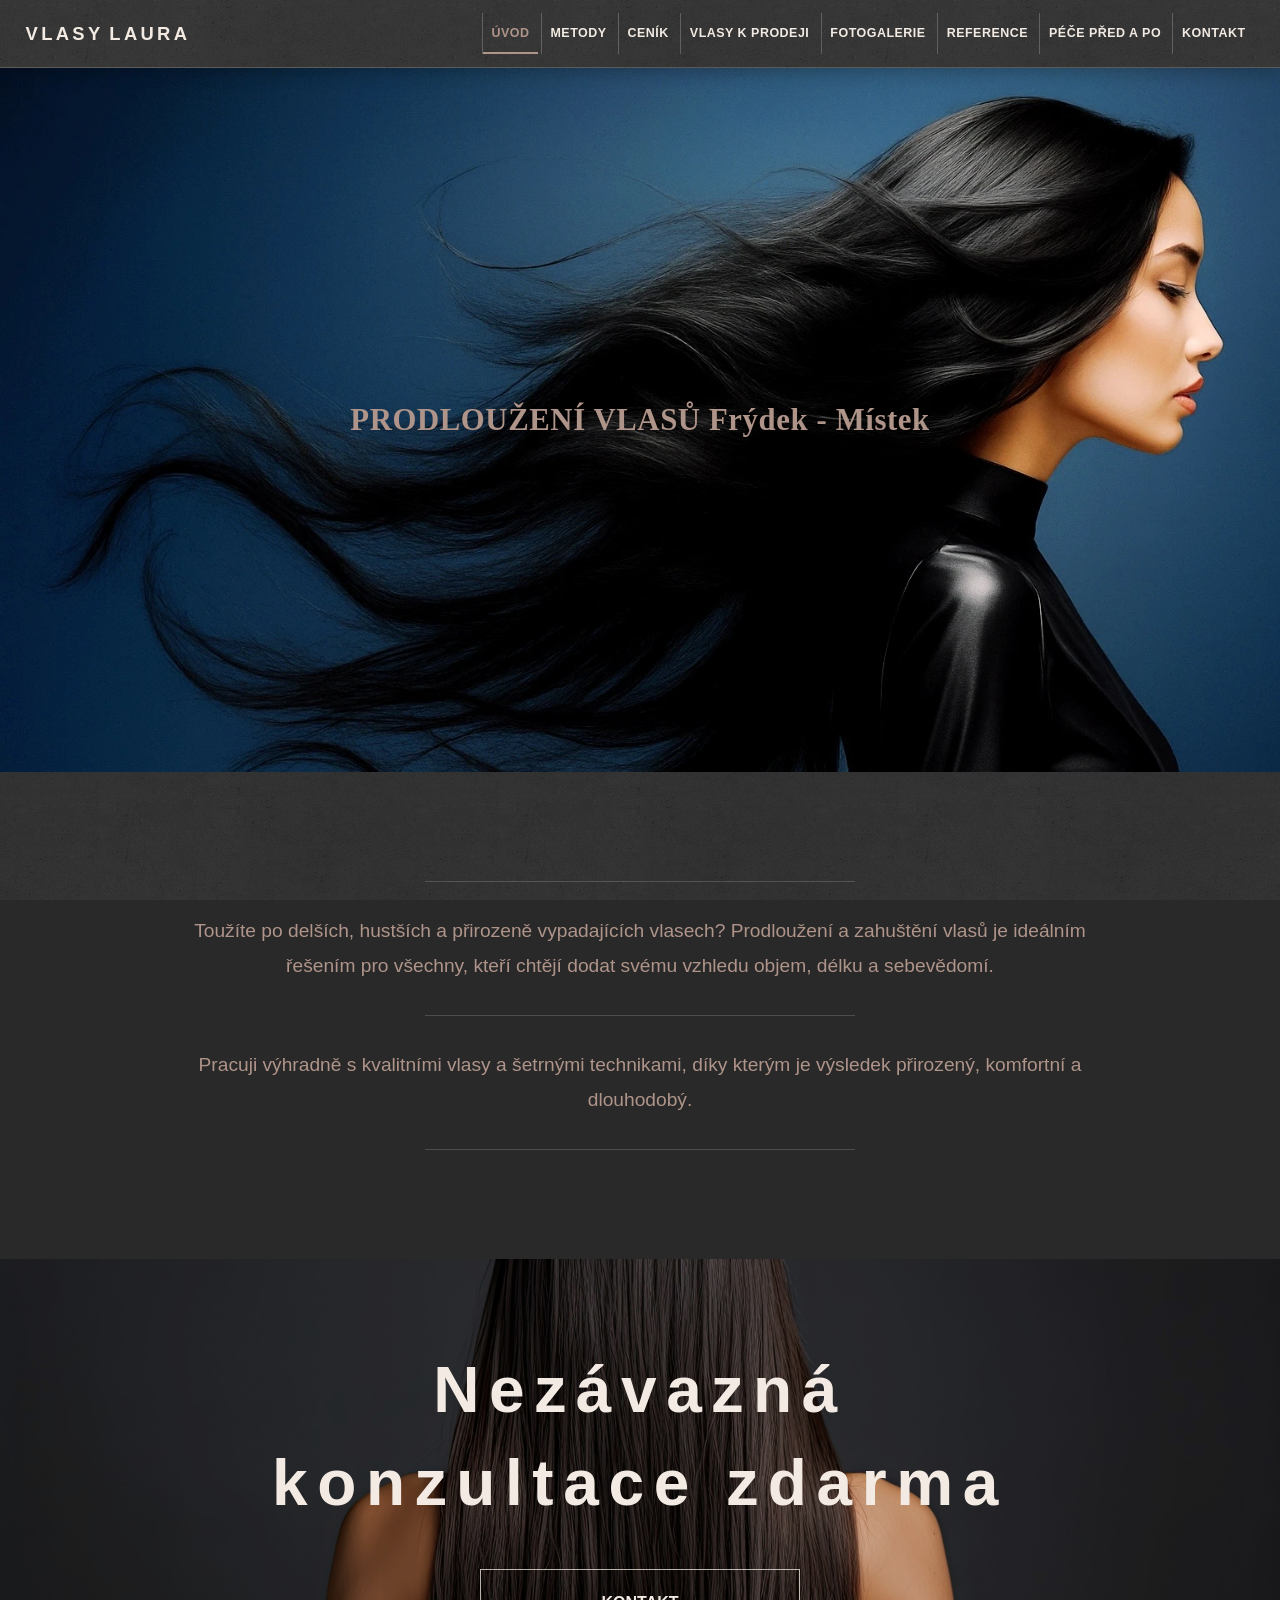
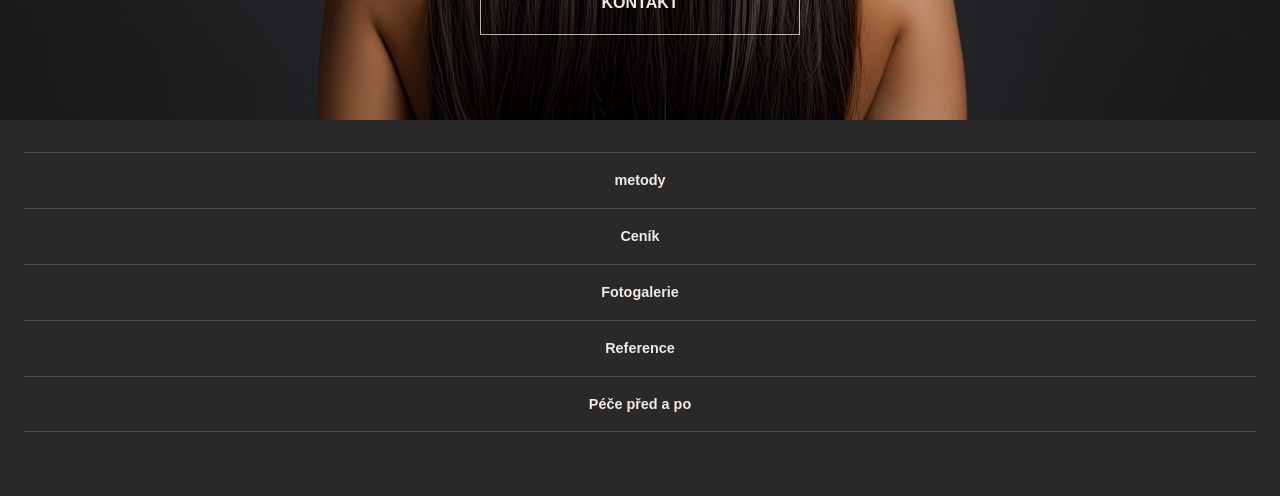
<file: index.html>
<!doctype html>
<html lang="cs">
<head>
  <meta charset="utf-8">
  <meta name="viewport" content="width=device-width, initial-scale=1">
  <meta name="description" content="Prodloužení a zahuštění vlasů ve Frýdku-Místku. Kvalitní vlasy a šetrné techniky pro přirozený výsledek.">
  <title>Úvod | Prodloužení vlasů</title>
  <link rel="stylesheet" href="style.css">
  <script src="navigation.js" defer></script>
</head>
<body>
  <header class="site-header">
    <a class="brand" href="index.html">Vlasy <span>Laura</span><img class="brand-logo" src="logo.jpg" alt=""></a>
    <button class="menu-toggle" type="button" aria-controls="main-navigation" aria-expanded="false" aria-label="Otevřít navigaci"><span></span><span></span><span></span></button>
    <nav id="main-navigation" aria-label="Hlavní navigace">
      <a href="index.html" aria-current="page">Úvod</a>
      <a href="metody.html">Metody</a>
      <a href="cenik.html">Ceník</a>
      <a href="prodej-vlasu.html">Vlasy k prodeji</a>
      <a href="fotogalerie.html">Fotogalerie</a>
      <a href="reference.html">Reference</a>
      <a href="pece.html">Péče před a po</a>
      <a class="nav-contact" href="kontakt.html">Kontakt</a>
    </nav>
  </header>
  <button class="nav-backdrop" type="button" aria-label="Zavřít navigaci" tabindex="-1" hidden></button>
  <main>
    <section class="home-hero" aria-labelledby="home-title">
      <img src="images/vlasy-laura-pozadi.webp" alt="">
      <h1 id="home-title">PRODLOUŽENÍ VLASŮ Frýdek - Místek</h1>
    </section>
    <section class="home-intro" aria-label="Informace o prodlužování vlasů">
      <hr>
      <p>Toužíte po delších, hustších a přirozeně vypadajících vlasech? Prodloužení a zahuštění vlasů je ideálním řešením pro všechny, kteří chtějí dodat svému vzhledu objem, délku a sebevědomí.</p>
      <hr>
      <p>Pracuji výhradně s kvalitními vlasy a šetrnými technikami, díky kterým je výsledek přirozený, komfortní a dlouhodobý.</p>
      <hr>
    </section>
    <section class="consultation" id="kontakt" aria-labelledby="consultation-title">
      <img src="images/konzultace.jpeg" alt="">
      <div class="consultation-content">
        <h2 id="consultation-title">Nezávazná<br>konzultace zdarma</h2>
        <a class="consultation-link" href="kontakt.html">kontakt</a>
      </div>
    </section>
    <nav class="home-links" aria-label="Další stránky">
      <a href="metody.html">metody</a>
      <a href="cenik.html">Ceník</a>
      <a href="fotogalerie.html">Fotogalerie</a>
      <a href="reference.html">Reference</a>
      <a href="pece.html">Péče před a po</a>
    </nav>
  </main>
</body>
</html>
</file>
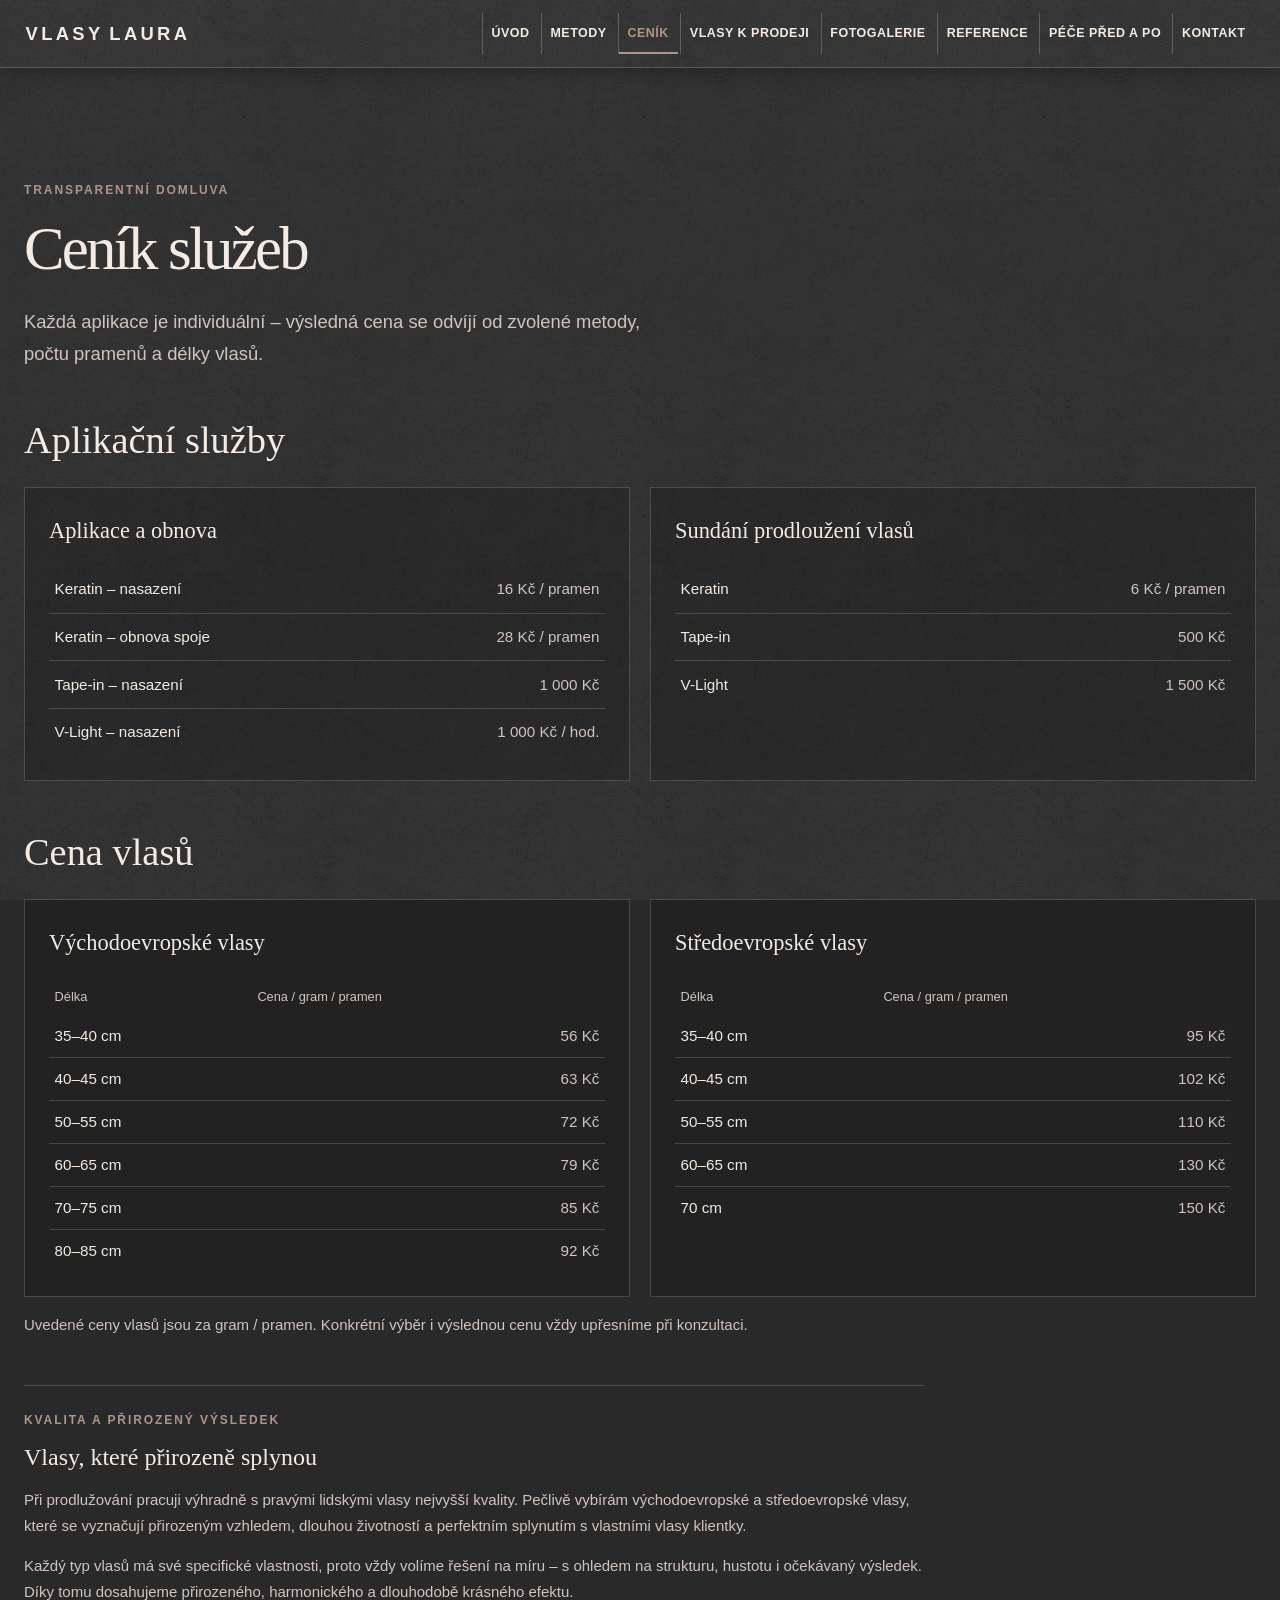
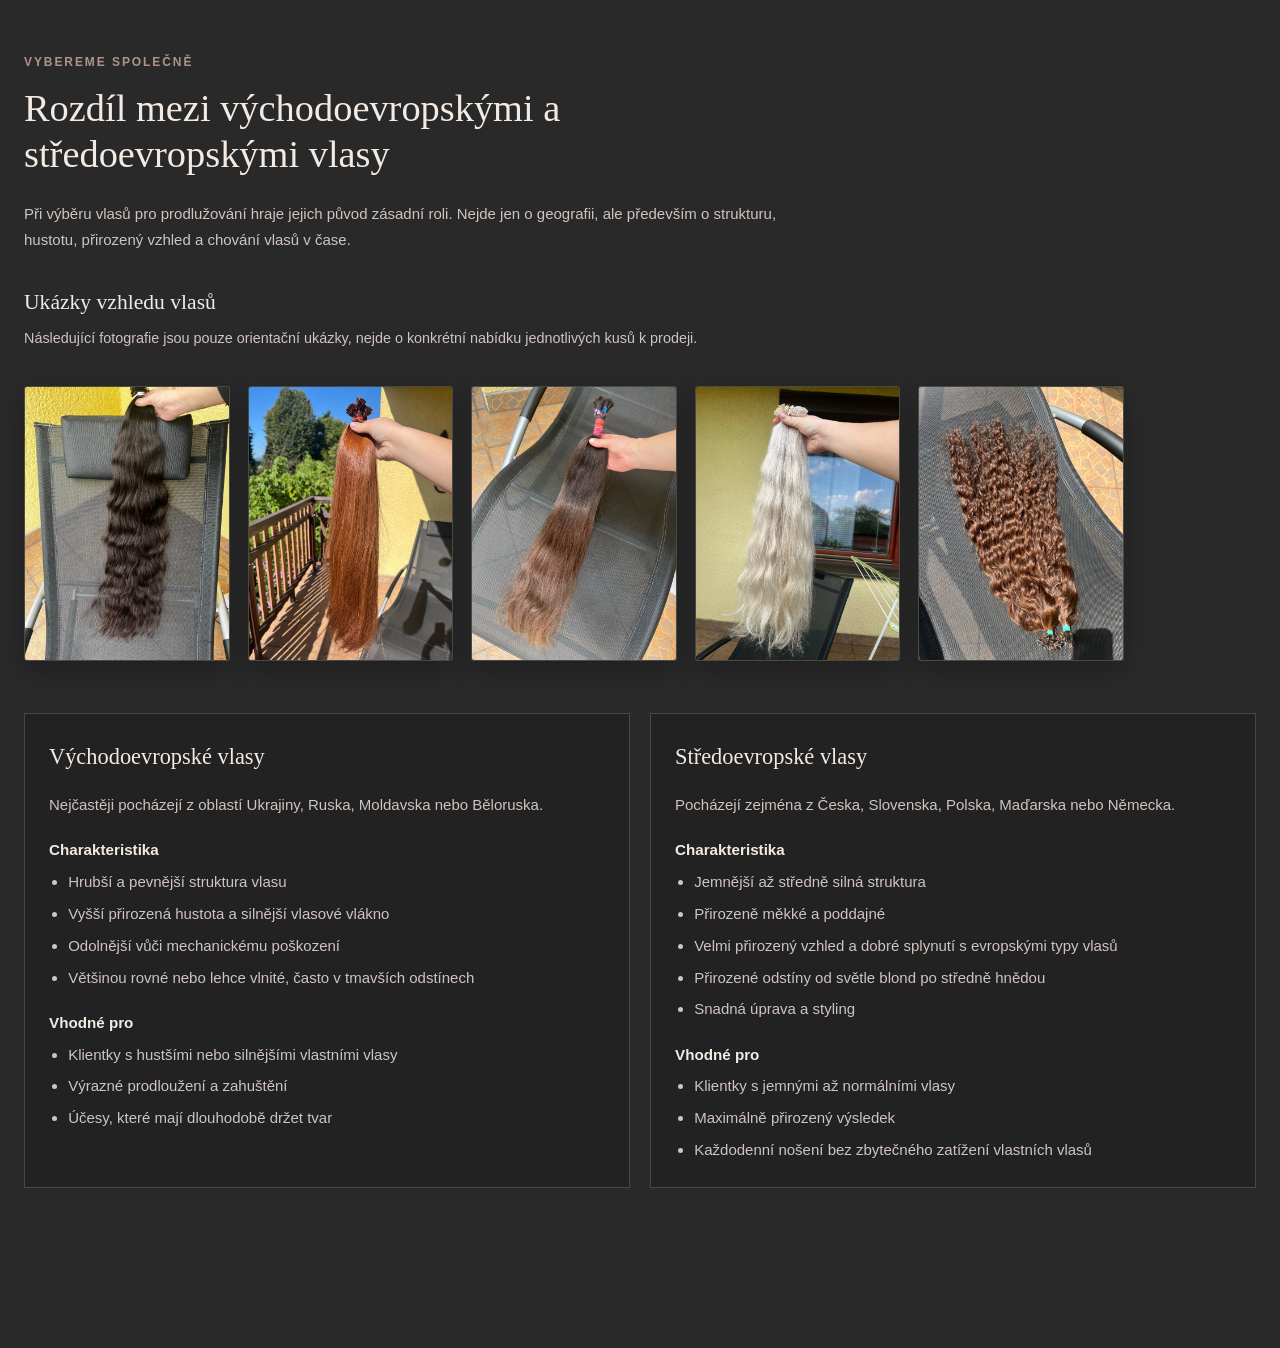
<file: cenik.html>
<!doctype html>
<html lang="cs">
<head>
  <meta charset="utf-8">
  <meta name="viewport" content="width=device-width, initial-scale=1">
  <meta name="description" content="Ceník aplikace, sundání a vlasů k prodloužení.">
  <title>Ceník | Prodloužení vlasů</title>
  <link rel="stylesheet" href="style.css">
  <script src="navigation.js" defer></script>
</head>
<body>
  <header class="site-header">
    <a class="brand" href="index.html">Vlasy <span>Laura</span><img class="brand-logo" src="logo.jpg" alt=""></a>
    <button class="menu-toggle" type="button" aria-controls="main-navigation" aria-expanded="false" aria-label="Otevřít navigaci"><span></span><span></span><span></span></button>
    <nav id="main-navigation" aria-label="Hlavní navigace">
      <a href="index.html">Úvod</a>
      <a href="metody.html">Metody</a>
      <a href="cenik.html" aria-current="page">Ceník</a>
      <a href="prodej-vlasu.html">Vlasy k prodeji</a>
      <a href="fotogalerie.html">Fotogalerie</a>
      <a href="reference.html">Reference</a>
      <a href="pece.html">Péče před a po</a>
      <a class="nav-contact" href="kontakt.html">Kontakt</a>
    </nav>
  </header>
  <button class="nav-backdrop" type="button" aria-label="Zavřít navigaci" tabindex="-1" hidden></button>
  <main class="page">
    <p class="eyebrow">Transparentní domluva</p>
    <h1>Ceník služeb</h1>
    <p class="lead">Každá aplikace je individuální – výsledná cena se odvíjí od zvolené metody, počtu pramenů a délky vlasů.</p>

    <section class="price-section" aria-labelledby="application-prices">
      <h2 id="application-prices">Aplikační služby</h2>
      <div class="price-groups">
        <div class="price-group">
          <h3>Aplikace a obnova</h3>
          <table class="price-table">
            <tbody>
              <tr><th scope="row">Keratin – nasazení</th><td>16 Kč / pramen</td></tr>
              <tr><th scope="row">Keratin – obnova spoje</th><td>28 Kč / pramen</td></tr>
              <tr><th scope="row">Tape-in – nasazení</th><td>1 000 Kč</td></tr>
              <tr><th scope="row">V-Light – nasazení</th><td>1 000 Kč / hod.</td></tr>
            </tbody>
          </table>
        </div>
        <div class="price-group">
          <h3>Sundání prodloužení vlasů</h3>
          <table class="price-table">
            <tbody>
              <tr><th scope="row">Keratin</th><td>6 Kč / pramen</td></tr>
              <tr><th scope="row">Tape-in</th><td>500 Kč</td></tr>
              <tr><th scope="row">V-Light</th><td>1 500 Kč</td></tr>
            </tbody>
          </table>
        </div>
      </div>
    </section>

    <section class="price-section" aria-labelledby="hair-prices">
      <h2 id="hair-prices">Cena vlasů</h2>
      <div class="price-groups hair-price-groups">
        <div class="price-group">
          <h3>Východoevropské vlasy</h3>
          <table class="price-table">
            <thead><tr><th scope="col">Délka</th><th scope="col">Cena / gram / pramen</th></tr></thead>
            <tbody>
              <tr><th scope="row">35–40 cm</th><td>56 Kč</td></tr>
              <tr><th scope="row">40–45 cm</th><td>63 Kč</td></tr>
              <tr><th scope="row">50–55 cm</th><td>72 Kč</td></tr>
              <tr><th scope="row">60–65 cm</th><td>79 Kč</td></tr>
              <tr><th scope="row">70–75 cm</th><td>85 Kč</td></tr>
              <tr><th scope="row">80–85 cm</th><td>92 Kč</td></tr>
            </tbody>
          </table>
        </div>
        <div class="price-group">
          <h3>Středoevropské vlasy</h3>
          <table class="price-table">
            <thead><tr><th scope="col">Délka</th><th scope="col">Cena / gram / pramen</th></tr></thead>
            <tbody>
              <tr><th scope="row">35–40 cm</th><td>95 Kč</td></tr>
              <tr><th scope="row">40–45 cm</th><td>102 Kč</td></tr>
              <tr><th scope="row">50–55 cm</th><td>110 Kč</td></tr>
              <tr><th scope="row">60–65 cm</th><td>130 Kč</td></tr>
              <tr><th scope="row">70 cm</th><td>150 Kč</td></tr>
            </tbody>
          </table>
        </div>
      </div>
      <p class="price-note">Uvedené ceny vlasů jsou za gram / pramen. Konkrétní výběr i výslednou cenu vždy upřesníme při konzultaci.</p>
    </section>

    <section class="hair-info" aria-labelledby="hair-info-heading">
      <p class="eyebrow">Kvalita a přirozený výsledek</p>
      <h2 id="hair-info-heading">Vlasy, které přirozeně splynou</h2>
      <p>Při prodlužování pracuji výhradně s pravými lidskými vlasy nejvyšší kvality. Pečlivě vybírám východoevropské a středoevropské vlasy, které se vyznačují přirozeným vzhledem, dlouhou životností a perfektním splynutím s vlastními vlasy klientky.</p>
      <p>Každý typ vlasů má své specifické vlastnosti, proto vždy volíme řešení na míru – s ohledem na strukturu, hustotu i očekávaný výsledek. Díky tomu dosahujeme přirozeného, harmonického a dlouhodobě krásného efektu.</p>
    </section>

    <section class="hair-types" aria-labelledby="hair-types-heading">
      <p class="eyebrow">Vybereme společně</p>
      <h2 id="hair-types-heading">Rozdíl mezi východoevropskými a středoevropskými vlasy</h2>
      <p class="hair-types-intro">Při výběru vlasů pro prodlužování hraje jejich původ zásadní roli. Nejde jen o geografii, ale především o strukturu, hustotu, přirozený vzhled a chování vlasů v čase.</p>
      <h3 class="hair-examples-title">Ukázky vzhledu vlasů</h3>
      <p class="hair-examples-note">Následující fotografie jsou pouze orientační ukázky, nejde o konkrétní nabídku jednotlivých kusů k prodeji.</p>
      <div class="hair-gallery" aria-label="Orientační ukázky vzhledu vlasů">
        <button class="hair-photo-button" type="button" aria-label="Zvětšit ukázkovou fotografii vlasů 1">
          <img src="images/cen%C3%ADk%20vlasu.webp" alt="Ukázka vzhledu vlasů 1" loading="lazy">
        </button>
        <button class="hair-photo-button" type="button" aria-label="Zvětšit ukázkovou fotografii vlasů 2">
          <img src="images/cen%C3%ADk%20vlasu%202.webp" alt="Ukázka vzhledu vlasů 2" loading="lazy">
        </button>
        <button class="hair-photo-button" type="button" aria-label="Zvětšit ukázkovou fotografii vlasů 3">
          <img src="images/cen%C3%ADk%20vlasu%203.webp" alt="Ukázka vzhledu vlasů 3" loading="lazy">
        </button>
        <button class="hair-photo-button" type="button" aria-label="Zvětšit ukázkovou fotografii vlasů 4">
          <img src="images/cen%C3%ADk%20vlasu%204.webp" alt="Ukázka vzhledu vlasů 4" loading="lazy">
        </button>
        <button class="hair-photo-button" type="button" aria-label="Zvětšit ukázkovou fotografii vlasů 5">
          <img src="images/cen%C3%ADk%20vlasu%205.webp" alt="Ukázka vzhledu vlasů 5" loading="lazy">
        </button>
      </div>
      <div class="hair-type-grid">
        <article class="hair-type-card">
          <div class="hair-type-copy">
            <h3>Východoevropské vlasy</h3>
            <p>Nejčastěji pocházejí z oblastí Ukrajiny, Ruska, Moldavska nebo Běloruska.</p>
            <h4>Charakteristika</h4>
            <ul>
              <li>Hrubší a pevnější struktura vlasu</li>
              <li>Vyšší přirozená hustota a silnější vlasové vlákno</li>
              <li>Odolnější vůči mechanickému poškození</li>
              <li>Většinou rovné nebo lehce vlnité, často v tmavších odstínech</li>
            </ul>
            <h4>Vhodné pro</h4>
            <ul>
              <li>Klientky s hustšími nebo silnějšími vlastními vlasy</li>
              <li>Výrazné prodloužení a zahuštění</li>
              <li>Účesy, které mají dlouhodobě držet tvar</li>
            </ul>
          </div>
        </article>
        <article class="hair-type-card">
          <div class="hair-type-copy">
            <h3>Středoevropské vlasy</h3>
            <p>Pocházejí zejména z Česka, Slovenska, Polska, Maďarska nebo Německa.</p>
            <h4>Charakteristika</h4>
            <ul>
              <li>Jemnější až středně silná struktura</li>
              <li>Přirozeně měkké a poddajné</li>
              <li>Velmi přirozený vzhled a dobré splynutí s evropskými typy vlasů</li>
              <li>Přirozené odstíny od světle blond po středně hnědou</li>
              <li>Snadná úprava a styling</li>
            </ul>
            <h4>Vhodné pro</h4>
            <ul>
              <li>Klientky s jemnými až normálními vlasy</li>
              <li>Maximálně přirozený výsledek</li>
              <li>Každodenní nošení bez zbytečného zatížení vlastních vlasů</li>
            </ul>
          </div>
        </article>
      </div>
    </section>
  </main>
  <dialog class="method-lightbox" aria-label="Zvětšená fotografie">
    <button class="lightbox-close" type="button" aria-label="Zavřít zvětšenou fotografii">×</button>
    <img class="lightbox-image" alt="">
  </dialog>
  <script>
    const lightbox = document.querySelector(".method-lightbox");
    const lightboxImage = lightbox.querySelector(".lightbox-image");
    let lightboxScrollPosition = { x: 0, y: 0 };
    let activeProductCard = null;

    document.querySelectorAll(".hair-photo-button").forEach((button) => {
      button.addEventListener("click", () => {
        const image = button.querySelector("img");
        activeProductCard = button.closest(".hair-product-card");
        lightboxScrollPosition = { x: window.scrollX, y: window.scrollY };
        lightboxImage.src = image.src;
        lightboxImage.alt = image.alt;
        lightbox.showModal();
        requestAnimationFrame(() => {
          window.scrollTo(lightboxScrollPosition.x, lightboxScrollPosition.y);
        });
      });
    });

    lightbox.addEventListener("close", () => {
      const productCard = activeProductCard;
      activeProductCard = null;
      requestAnimationFrame(() => {
        window.scrollTo(lightboxScrollPosition.x, lightboxScrollPosition.y);
        if (productCard?.matches(":hover")) {
          productCard.classList.add("suppress-hover");
          productCard.addEventListener("pointerleave", () => {
            productCard.classList.remove("suppress-hover");
          }, { once: true });
        }
      });
    });

    lightbox.querySelector(".lightbox-close").addEventListener("click", () => {
      lightbox.close();
    });

    lightbox.addEventListener("click", (event) => {
      if (event.target === lightbox) {
        lightbox.close();
      }
    });
  </script>
</body>
</html>
</file>
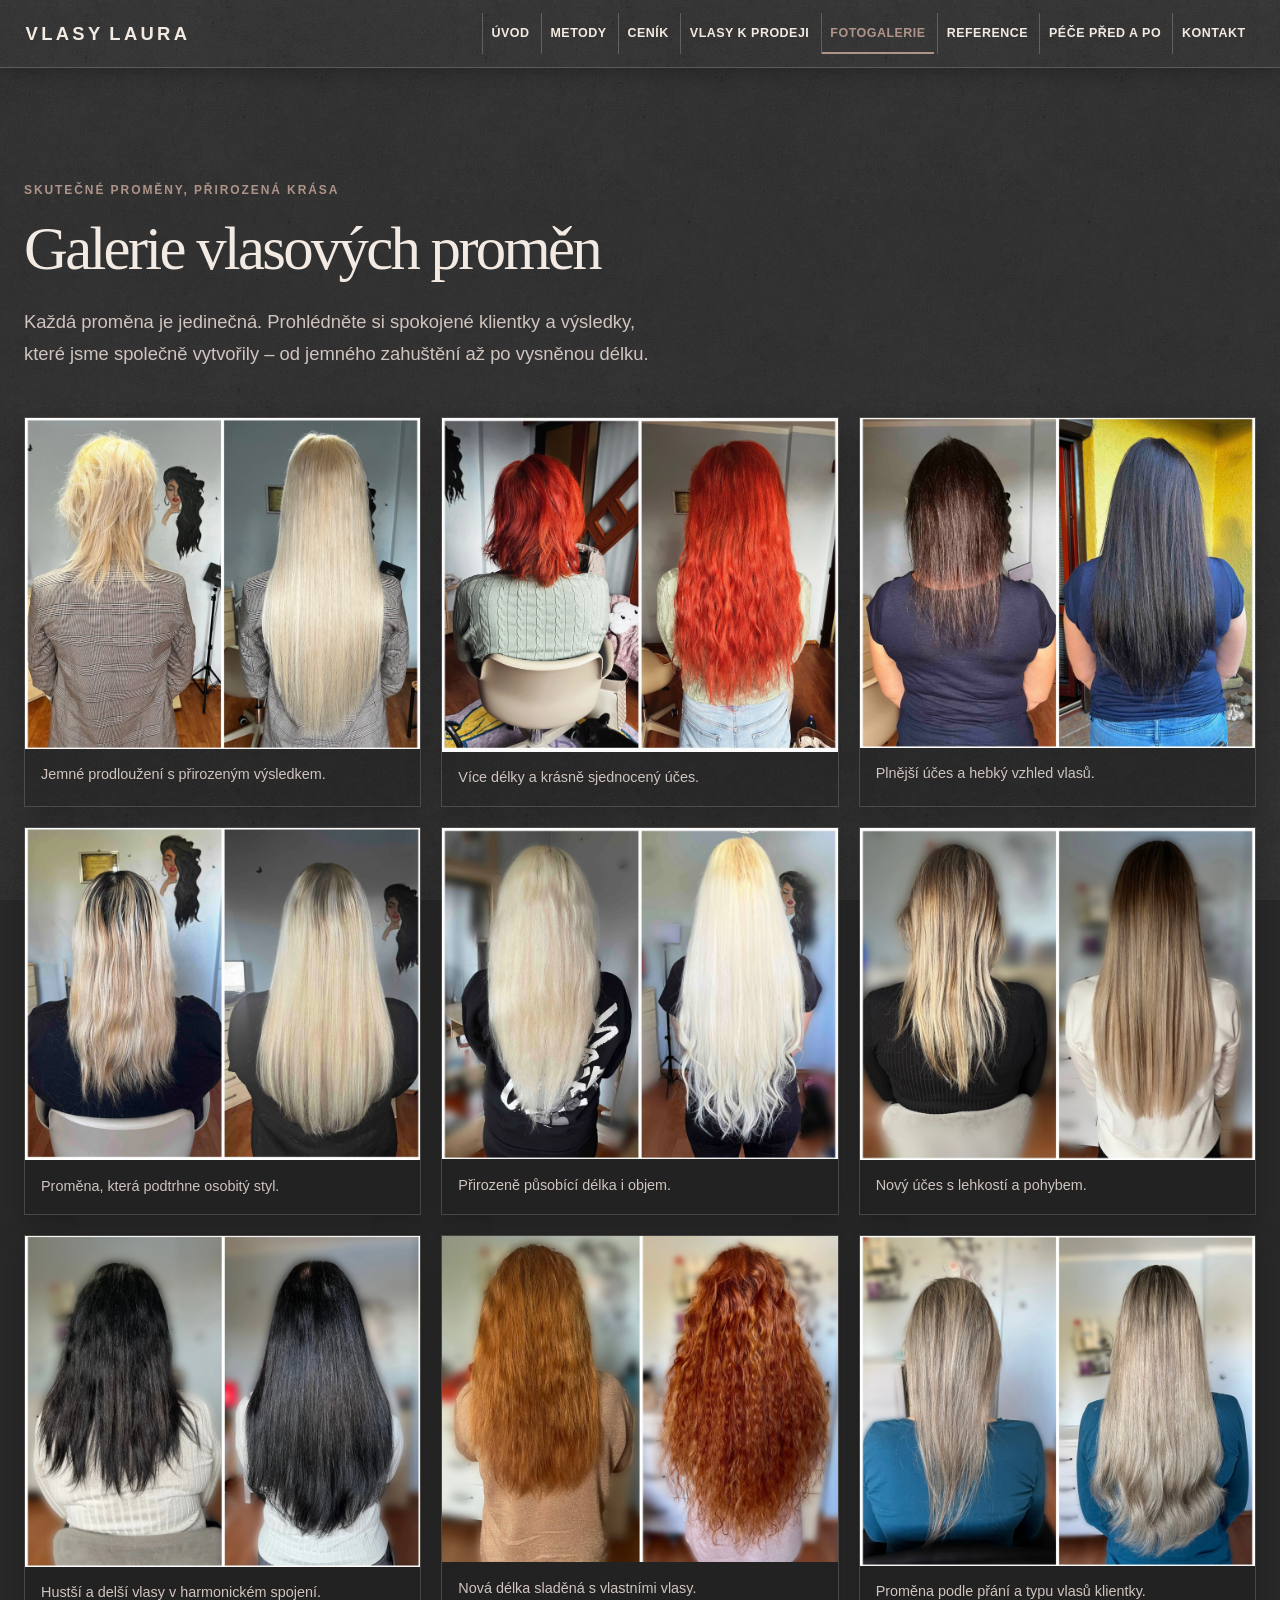
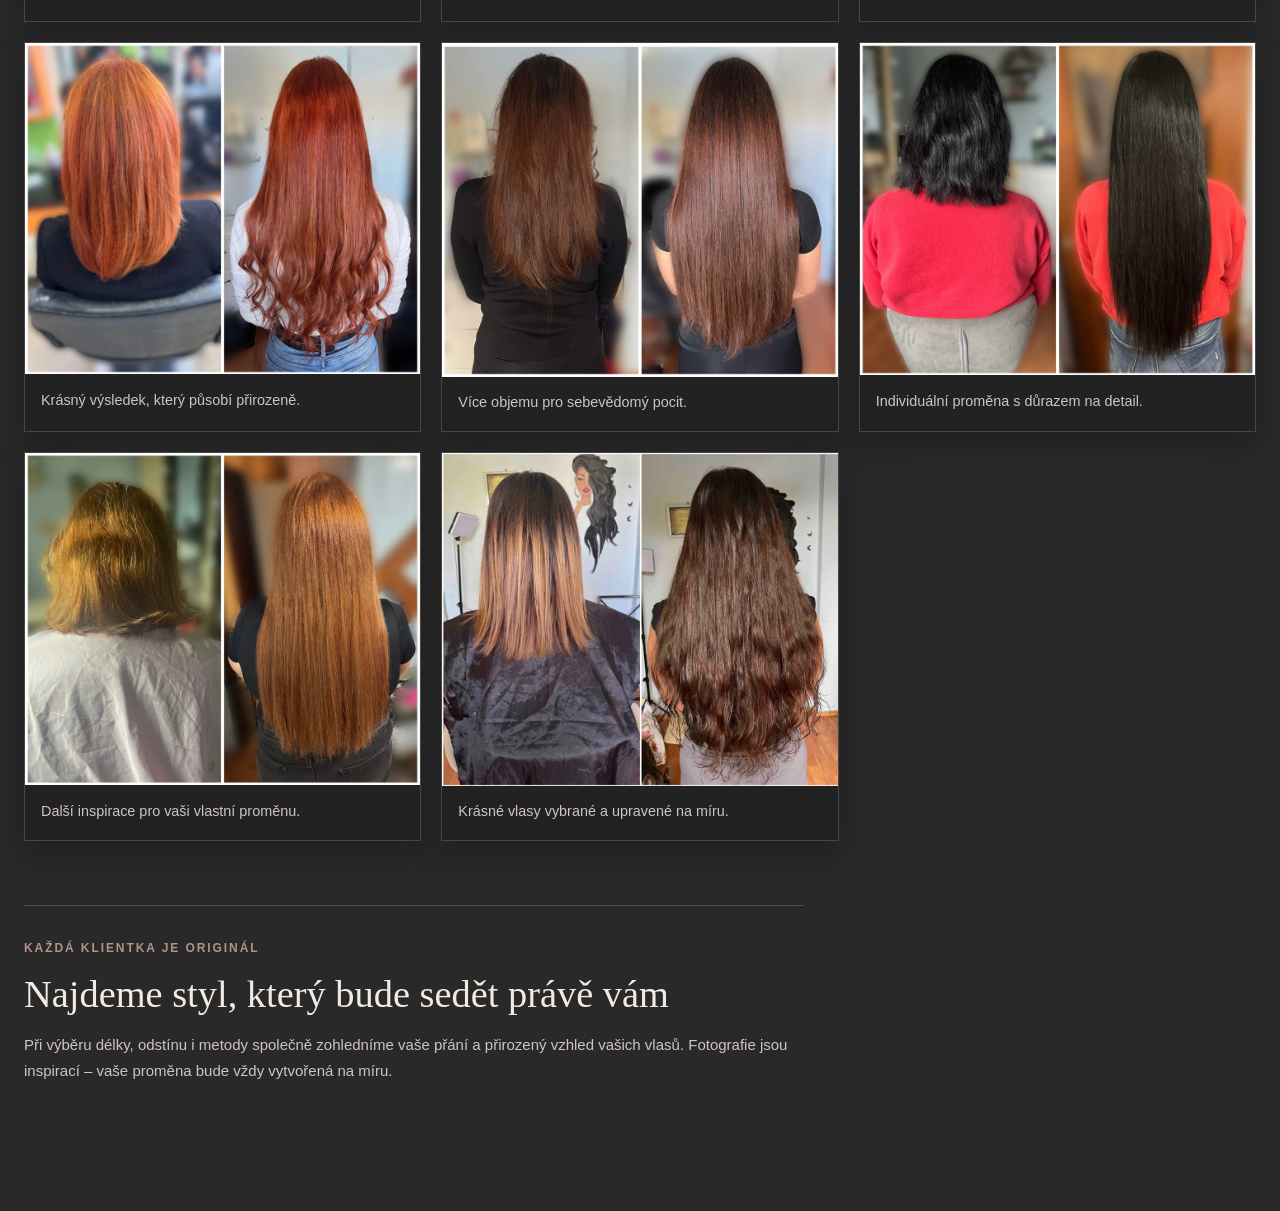
<file: fotogalerie.html>
<!doctype html>
<html lang="cs">
<head>
  <meta charset="utf-8">
  <meta name="viewport" content="width=device-width, initial-scale=1">
  <meta name="description" content="Prohlédněte si proměny klientek a inspirujte se přirozeným prodloužením a zahuštěním vlasů.">
  <title>Galerie vlasových proměn | Prodloužení vlasů</title>
  <link rel="stylesheet" href="style.css">
  <script src="navigation.js" defer></script>
</head>
<body>
  <header class="site-header">
    <a class="brand" href="index.html">Vlasy <span>Laura</span><img class="brand-logo" src="logo.jpg" alt=""></a>
    <button class="menu-toggle" type="button" aria-controls="main-navigation" aria-expanded="false" aria-label="Otevřít navigaci"><span></span><span></span><span></span></button>
    <nav id="main-navigation" aria-label="Hlavní navigace">
      <a href="index.html">Úvod</a>
      <a href="metody.html">Metody</a>
      <a href="cenik.html">Ceník</a>
      <a href="prodej-vlasu.html">Vlasy k prodeji</a>
      <a href="fotogalerie.html" aria-current="page">Fotogalerie</a>
      <a href="reference.html">Reference</a>
      <a href="pece.html">Péče před a po</a>
      <a class="nav-contact" href="kontakt.html">Kontakt</a>
    </nav>
  </header>
  <button class="nav-backdrop" type="button" aria-label="Zavřít navigaci" tabindex="-1" hidden></button>
  <main class="page">
    <p class="eyebrow">Skutečné proměny, přirozená krása</p>
    <h1>Galerie vlasových proměn</h1>
    <p class="lead">Každá proměna je jedinečná. Prohlédněte si spokojené klientky a výsledky, které jsme společně vytvořily – od jemného zahuštění až po vysněnou délku.</p>
    <section class="transformation-gallery" aria-label="Fotografie vlasových proměn klientek">
      <figure class="transformation-card">
        <img src="images/fotogalerie.webp" alt="Vlasová proměna klientky" loading="lazy">
        <figcaption>Jemné prodloužení s přirozeným výsledkem.</figcaption>
      </figure>
      <figure class="transformation-card">
        <img src="images/fotogalerie%201.webp" alt="Vlasová proměna klientky" loading="lazy">
        <figcaption>Více délky a krásně sjednocený účes.</figcaption>
      </figure>
      <figure class="transformation-card">
        <img src="images/fotogalerie%203.webp" alt="Vlasová proměna klientky" loading="lazy">
        <figcaption>Plnější účes a hebký vzhled vlasů.</figcaption>
      </figure>
      <figure class="transformation-card">
        <img src="images/fotogalerie%204.webp" alt="Vlasová proměna klientky" loading="lazy">
        <figcaption>Proměna, která podtrhne osobitý styl.</figcaption>
      </figure>
      <figure class="transformation-card">
        <img src="images/fotogalerie%205.webp" alt="Vlasová proměna klientky" loading="lazy">
        <figcaption>Přirozeně působící délka i objem.</figcaption>
      </figure>
      <figure class="transformation-card">
        <img src="images/fotogalerie%206.webp" alt="Vlasová proměna klientky" loading="lazy">
        <figcaption>Nový účes s lehkostí a pohybem.</figcaption>
      </figure>
      <figure class="transformation-card">
        <img src="images/fotogalerie%207.webp" alt="Vlasová proměna klientky" loading="lazy">
        <figcaption>Hustší a delší vlasy v harmonickém spojení.</figcaption>
      </figure>
      <figure class="transformation-card">
        <img src="images/fotogalerie%208.webp" alt="Vlasová proměna klientky" loading="lazy">
        <figcaption>Nová délka sladěná s vlastními vlasy.</figcaption>
      </figure>
      <figure class="transformation-card">
        <img src="images/fotogalerie%209.webp" alt="Vlasová proměna klientky" loading="lazy">
        <figcaption>Proměna podle přání a typu vlasů klientky.</figcaption>
      </figure>
      <figure class="transformation-card">
        <img src="images/fotogalerie%2010.webp" alt="Vlasová proměna klientky" loading="lazy">
        <figcaption>Krásný výsledek, který působí přirozeně.</figcaption>
      </figure>
      <figure class="transformation-card">
        <img src="images/fotogalerie%2011.webp" alt="Vlasová proměna klientky" loading="lazy">
        <figcaption>Více objemu pro sebevědomý pocit.</figcaption>
      </figure>
      <figure class="transformation-card">
        <img src="images/fotogalerie%2012.webp" alt="Vlasová proměna klientky" loading="lazy">
        <figcaption>Individuální proměna s důrazem na detail.</figcaption>
      </figure>
      <figure class="transformation-card">
        <img src="images/fotogalerie%2013.webp" alt="Vlasová proměna klientky" loading="lazy">
        <figcaption>Další inspirace pro vaši vlastní proměnu.</figcaption>
      </figure>
      <figure class="transformation-card">
        <img src="images/fotogalerie%2014.webp" alt="Vlasová proměna klientky" loading="lazy">
        <figcaption>Krásné vlasy vybrané a upravené na míru.</figcaption>
      </figure>
    </section>
    <section class="gallery-note">
      <p class="eyebrow">Každá klientka je originál</p>
      <h2>Najdeme styl, který bude sedět právě vám</h2>
      <p>Při výběru délky, odstínu i metody společně zohledníme vaše přání a přirozený vzhled vašich vlasů. Fotografie jsou inspirací – vaše proměna bude vždy vytvořená na míru.</p>
    </section>
  </main>
</body>
</html>
</file>
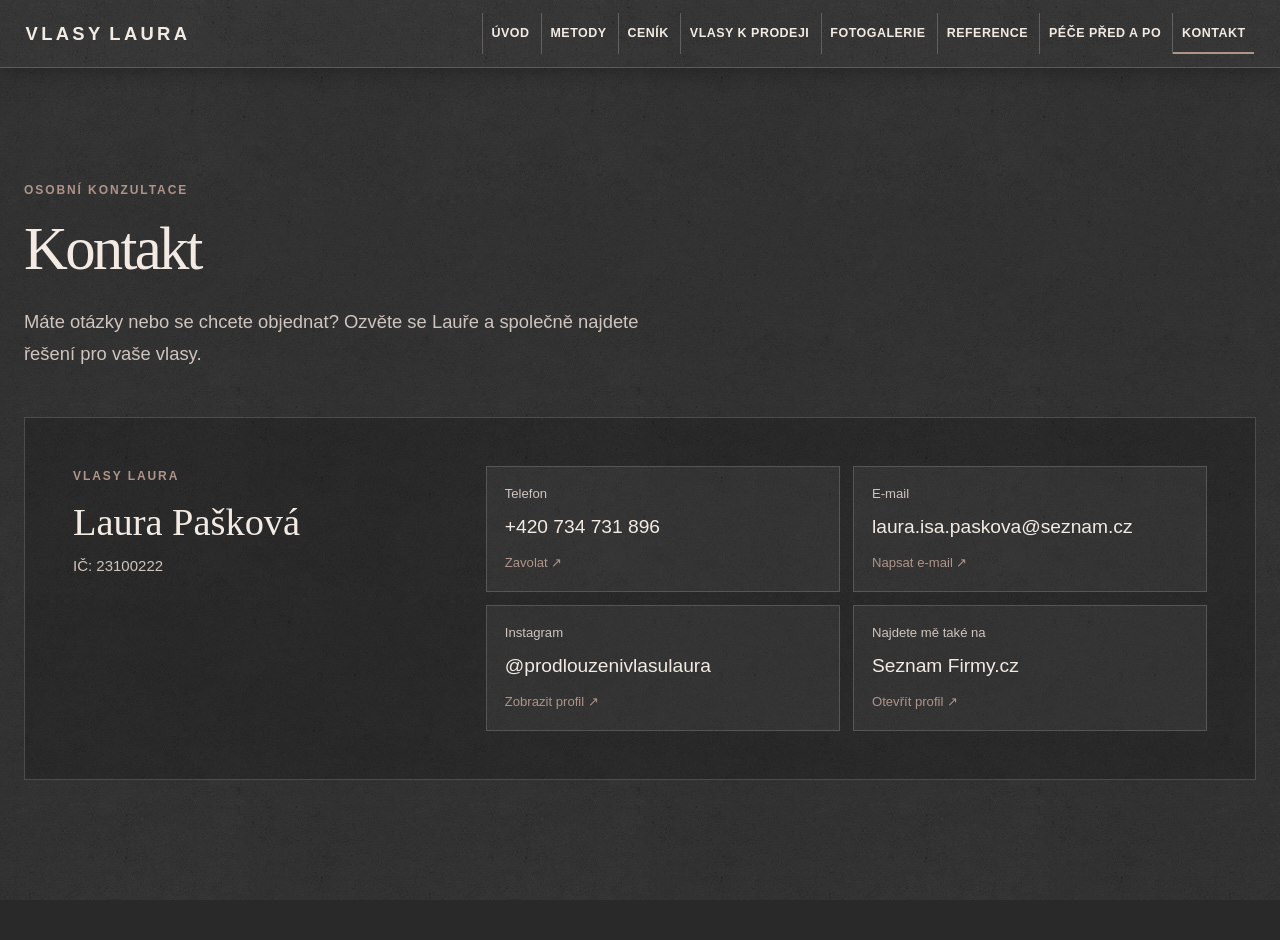
<file: kontakt.html>
<!doctype html>
<html lang="cs">
<head>
  <meta charset="utf-8">
  <meta name="viewport" content="width=device-width, initial-scale=1">
  <meta name="description" content="Kontaktujte Lauru Paškovou a domluvte si konzultaci prodloužení vlasů.">
  <title>Kontakt | Vlasy Laura</title>
  <link rel="stylesheet" href="style.css">
  <script src="navigation.js" defer></script>
</head>
<body>
  <header class="site-header">
    <a class="brand" href="index.html">Vlasy <span>Laura</span><img class="brand-logo" src="logo.jpg" alt=""></a>
    <button class="menu-toggle" type="button" aria-controls="main-navigation" aria-expanded="false" aria-label="Otevřít navigaci"><span></span><span></span><span></span></button>
    <nav id="main-navigation" aria-label="Hlavní navigace">
      <a href="index.html">Úvod</a>
      <a href="metody.html">Metody</a>
      <a href="cenik.html">Ceník</a>
      <a href="prodej-vlasu.html">Vlasy k prodeji</a>
      <a href="fotogalerie.html">Fotogalerie</a>
      <a href="reference.html">Reference</a>
      <a href="pece.html">Péče před a po</a>
      <a class="nav-contact" href="kontakt.html" aria-current="page">Kontakt</a>
    </nav>
  </header>
  <button class="nav-backdrop" type="button" aria-label="Zavřít navigaci" tabindex="-1" hidden></button>
  <main class="page">
    <p class="eyebrow">Osobní konzultace</p>
    <h1>Kontakt</h1>
    <p class="lead">Máte otázky nebo se chcete objednat? Ozvěte se Lauře a společně najdete řešení pro vaše vlasy.</p>
    <section class="contact-page" aria-label="Kontaktní údaje">
      <div class="contact-intro">
        <p class="eyebrow">Vlasy Laura</p>
        <h2>Laura Pašková</h2>
        <p>IČ: 23100222</p>
      </div>
      <div class="contact-details">
        <a class="contact-detail" href="tel:+420734731896">
          <span class="contact-detail-label">Telefon</span>
          <span class="contact-detail-value">+420 734 731 896</span>
          <span class="contact-detail-action">Zavolat <span aria-hidden="true">↗</span></span>
        </a>
        <a class="contact-detail" href="mailto:laura.isa.paskova@seznam.cz">
          <span class="contact-detail-label">E-mail</span>
          <span class="contact-detail-value">laura.isa.paskova@seznam.cz</span>
          <span class="contact-detail-action">Napsat e-mail <span aria-hidden="true">↗</span></span>
        </a>
        <a class="contact-detail" href="https://www.instagram.com/prodlouzenivlasulaura/" target="_blank" rel="noopener noreferrer">
          <span class="contact-detail-label">Instagram</span>
          <span class="contact-detail-value">@prodlouzenivlasulaura</span>
          <span class="contact-detail-action">Zobrazit profil <span aria-hidden="true">↗</span></span>
        </a>
        <a class="contact-detail" href="https://www.firmy.cz/detail/13808189-prodlouzeni-vlasu-frydek-mistek-dobra.html" target="_blank" rel="noopener noreferrer">
          <span class="contact-detail-label">Najdete mě také na</span>
          <span class="contact-detail-value">Seznam Firmy.cz</span>
          <span class="contact-detail-action">Otevřít profil <span aria-hidden="true">↗</span></span>
        </a>
      </div>
    </section>
  </main>
</body>
</html>
</file>
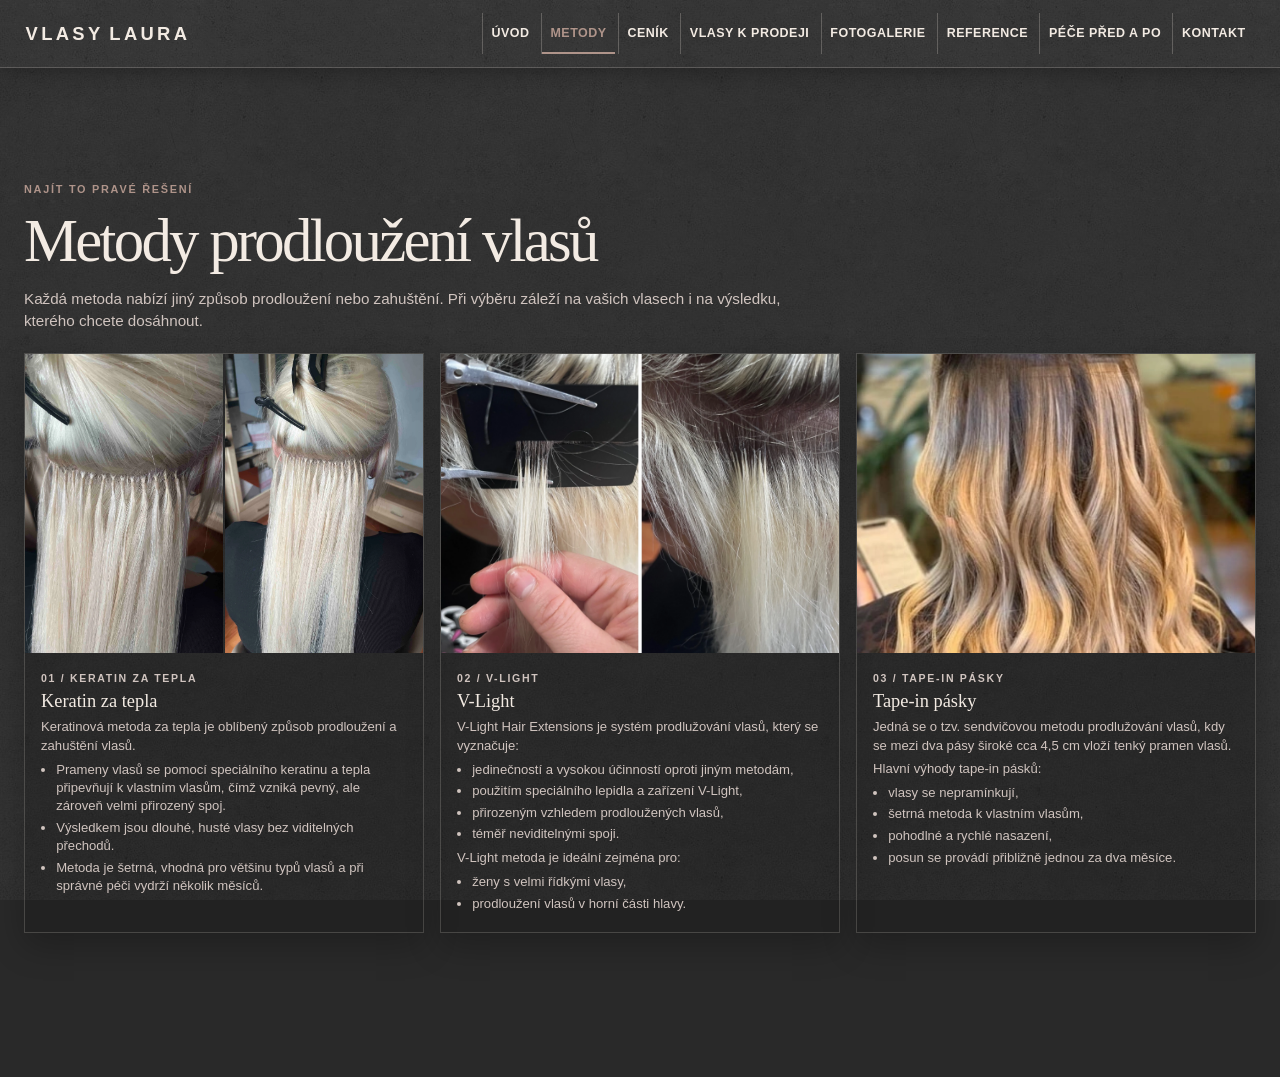
<file: metody.html>
<!doctype html>
<html lang="cs">
<head>
  <meta charset="utf-8">
  <meta name="viewport" content="width=device-width, initial-scale=1">
  <meta name="description" content="Informace o výběru metody prodloužení vlasů.">
  <title>Metody | Prodloužení vlasů</title>
  <link rel="stylesheet" href="style.css">
  <script src="navigation.js" defer></script>
</head>
<body>
  <header class="site-header">
    <a class="brand" href="index.html">Vlasy <span>Laura</span><img class="brand-logo" src="logo.jpg" alt=""></a>
    <button class="menu-toggle" type="button" aria-controls="main-navigation" aria-expanded="false" aria-label="Otevřít navigaci"><span></span><span></span><span></span></button>
    <nav id="main-navigation" aria-label="Hlavní navigace">
      <a href="index.html">Úvod</a>
      <a href="metody.html" aria-current="page">Metody</a>
      <a href="cenik.html">Ceník</a>
      <a href="prodej-vlasu.html">Vlasy k prodeji</a>
      <a href="fotogalerie.html">Fotogalerie</a>
      <a href="reference.html">Reference</a>
      <a href="pece.html">Péče před a po</a>
      <a class="nav-contact" href="kontakt.html">Kontakt</a>
    </nav>
  </header>
  <button class="nav-backdrop" type="button" aria-label="Zavřít navigaci" tabindex="-1" hidden></button>
  <main class="page page-methods">
    <p class="eyebrow">Najít to pravé řešení</p>
    <h1>Metody prodloužení vlasů</h1>
    <p class="lead">Každá metoda nabízí jiný způsob prodloužení nebo zahuštění. Při výběru záleží na vašich vlasech i na výsledku, kterého chcete dosáhnout.</p>
    <section class="method-grid" aria-label="Metody prodloužení vlasů">
      <article class="method-card">
        <div class="method-photos">
          <button class="method-image" type="button" data-image="images/Keratin%20za%20tepla%201.webp" data-alt="Ukázka keratinového prodloužení vlasů" aria-label="Zvětšit ukázku keratinového prodloužení vlasů">
            <img src="images/Keratin%20za%20tepla%201.webp" alt="">
          </button>
          <button class="method-image" type="button" data-image="images/Keratin%20za%20tepla%202.webp" data-alt="Druhá ukázka keratinového prodloužení vlasů" aria-label="Zvětšit druhou ukázku keratinového prodloužení vlasů">
            <img src="images/Keratin%20za%20tepla%202.webp" alt="">
          </button>
        </div>
        <div class="method-copy">
          <p class="eyebrow">01 / Keratin za tepla</p>
          <h2>Keratin za tepla</h2>
          <p>Keratinová metoda za tepla je oblíbený způsob prodloužení a zahuštění vlasů.</p>
          <ul>
            <li>Prameny vlasů se pomocí speciálního keratinu a tepla připevňují k vlastním vlasům, čímž vzniká pevný, ale zároveň velmi přirozený spoj.</li>
            <li>Výsledkem jsou dlouhé, husté vlasy bez viditelných přechodů.</li>
            <li>Metoda je šetrná, vhodná pro většinu typů vlasů a při správné péči vydrží několik měsíců.</li>
          </ul>
        </div>
      </article>
      <article class="method-card">
        <button class="method-image method-image--v-light" type="button" data-image="images/V-Light.webp" data-alt="Ukázka metody V-Light" aria-label="Zvětšit ukázku metody V-Light">
          <img src="images/V-Light.webp" alt="">
        </button>
        <div class="method-copy">
          <p class="eyebrow">02 / V-Light</p>
          <h2>V-Light</h2>
          <p>V-Light Hair Extensions je systém prodlužování vlasů, který se vyznačuje:</p>
          <ul>
            <li>jedinečností a vysokou účinností oproti jiným metodám,</li>
            <li>použitím speciálního lepidla a zařízení V-Light,</li>
            <li>přirozeným vzhledem prodloužených vlasů,</li>
            <li>téměř neviditelnými spoji.</li>
          </ul>
          <p>V-Light metoda je ideální zejména pro:</p>
          <ul>
            <li>ženy s velmi řídkými vlasy,</li>
            <li>prodloužení vlasů v horní části hlavy.</li>
          </ul>
        </div>
      </article>
      <article class="method-card">
        <button class="method-image" type="button" data-image="images/Tape-in%20p%C3%A1sky.webp" data-alt="Ukázka prodloužení metodou Tape-in" aria-label="Zvětšit ukázku prodloužení metodou Tape-in">
          <img src="images/Tape-in%20p%C3%A1sky.webp" alt="">
        </button>
        <div class="method-copy">
          <p class="eyebrow">03 / Tape-in pásky</p>
          <h2>Tape-in pásky</h2>
          <p>Jedná se o tzv. sendvičovou metodu prodlužování vlasů, kdy se mezi dva pásy široké cca 4,5 cm vloží tenký pramen vlasů.</p>
          <p>Hlavní výhody tape-in pásků:</p>
          <ul>
            <li>vlasy se nepramínkují,</li>
            <li>šetrná metoda k vlastním vlasům,</li>
            <li>pohodlné a rychlé nasazení,</li>
            <li>posun se provádí přibližně jednou za dva měsíce.</li>
          </ul>
        </div>
      </article>
    </section>
  </main>
  <dialog class="method-lightbox" aria-label="Zvětšená fotografie">
    <button class="lightbox-close" type="button" aria-label="Zavřít zvětšenou fotografii">×</button>
    <img class="lightbox-image" alt="">
  </dialog>
  <script>
    const lightbox = document.querySelector(".method-lightbox");
    const lightboxImage = lightbox.querySelector(".lightbox-image");
    let lightboxScrollPosition = { x: 0, y: 0 };

    document.querySelectorAll(".method-image").forEach((button) => {
      button.addEventListener("click", () => {
        lightboxScrollPosition = { x: window.scrollX, y: window.scrollY };
        lightboxImage.src = button.dataset.image;
        lightboxImage.alt = button.dataset.alt;
        lightbox.showModal();
        requestAnimationFrame(() => {
          window.scrollTo(lightboxScrollPosition.x, lightboxScrollPosition.y);
        });
      });
    });

    lightbox.addEventListener("close", () => {
      requestAnimationFrame(() => {
        window.scrollTo(lightboxScrollPosition.x, lightboxScrollPosition.y);
      });
    });

    lightbox.querySelector(".lightbox-close").addEventListener("click", () => {
      lightbox.close();
    });

    lightbox.addEventListener("click", (event) => {
      if (event.target === lightbox) {
        lightbox.close();
      }
    });
  </script>
</body>
</html>
</file>
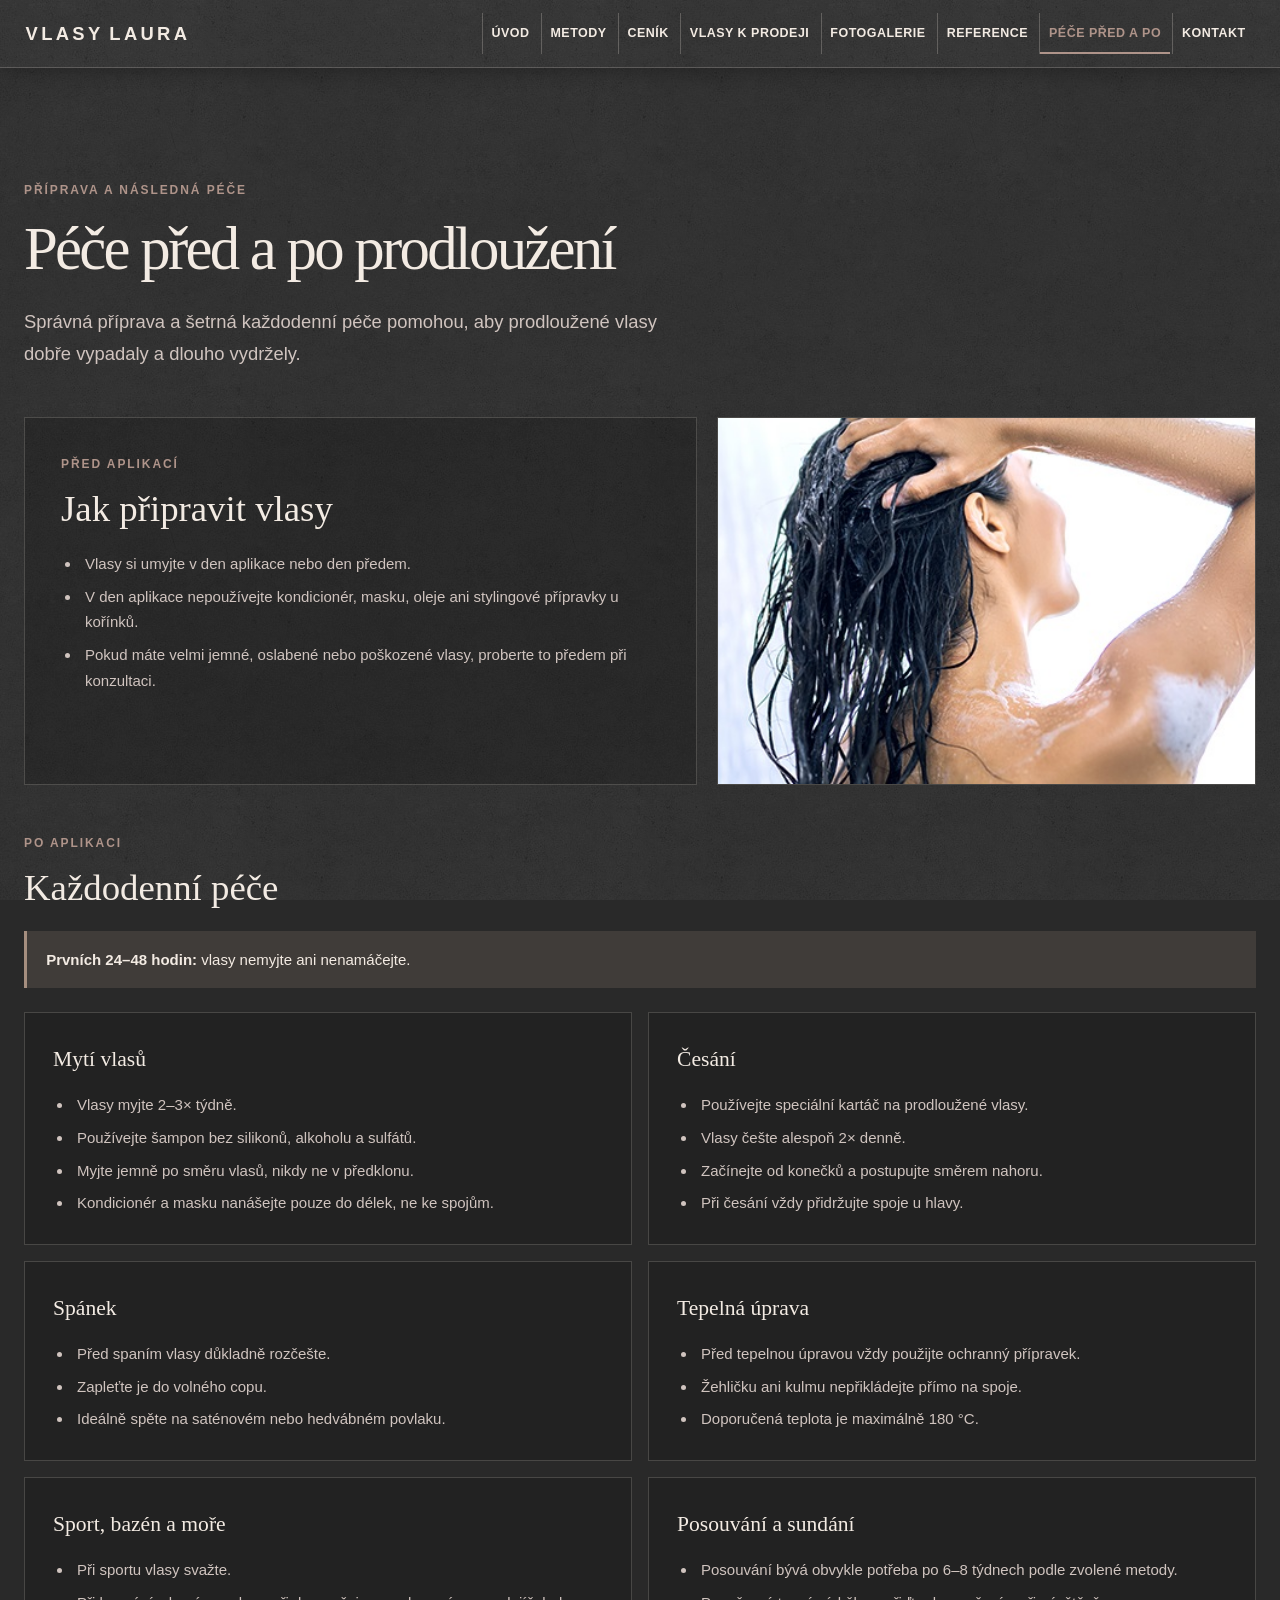
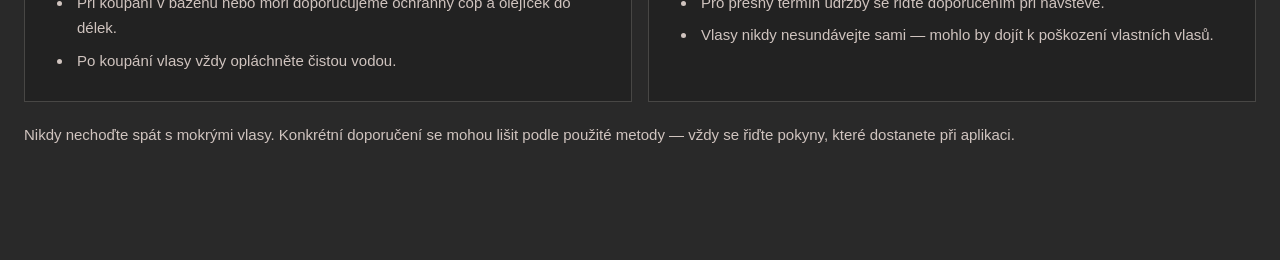
<file: pece.html>
<!doctype html>
<html lang="cs">
<head>
  <meta charset="utf-8">
  <meta name="viewport" content="width=device-width, initial-scale=1">
  <meta name="description" content="Praktické rady pro přípravu vlasů před prodloužením a domácí péči po aplikaci.">
  <title>Péče před a po | Prodloužení vlasů</title>
  <link rel="stylesheet" href="style.css">
  <script src="navigation.js" defer></script>
</head>
<body>
  <header class="site-header">
    <a class="brand" href="index.html">Vlasy <span>Laura</span><img class="brand-logo" src="logo.jpg" alt=""></a>
    <button class="menu-toggle" type="button" aria-controls="main-navigation" aria-expanded="false" aria-label="Otevřít navigaci"><span></span><span></span><span></span></button>
    <nav id="main-navigation" aria-label="Hlavní navigace">
      <a href="index.html">Úvod</a>
      <a href="metody.html">Metody</a>
      <a href="cenik.html">Ceník</a>
      <a href="prodej-vlasu.html">Vlasy k prodeji</a>
      <a href="fotogalerie.html">Fotogalerie</a>
      <a href="reference.html">Reference</a>
      <a href="pece.html" aria-current="page">Péče před a po</a>
      <a class="nav-contact" href="kontakt.html">Kontakt</a>
    </nav>
  </header>
  <button class="nav-backdrop" type="button" aria-label="Zavřít navigaci" tabindex="-1" hidden></button>
  <main class="page">
    <p class="eyebrow">Příprava a následná péče</p>
    <h1>Péče před a po prodloužení</h1>
    <p class="lead">Správná příprava a šetrná každodenní péče pomohou, aby prodloužené vlasy dobře vypadaly a dlouho vydržely.</p>
    <div class="care-before-layout">
      <section class="care-before" aria-labelledby="care-before-title">
        <p class="eyebrow">Před aplikací</p>
        <h2 id="care-before-title">Jak připravit vlasy</h2>
        <ul class="care-list">
          <li>Vlasy si umyjte v den aplikace nebo den předem.</li>
          <li>V den aplikace nepoužívejte kondicionér, masku, oleje ani stylingové přípravky u kořínků.</li>
          <li>Pokud máte velmi jemné, oslabené nebo poškozené vlasy, proberte to předem při konzultaci.</li>
        </ul>
      </section>
      <figure class="care-photo">
        <img src="images/vlasy%20na%20p%C5%99ed%20a%20po.jpg" alt="Mytí vlasů jako součást šetrné péče" loading="lazy">
        <figcaption>Šetrná péče začíná správným mytím vlasů.</figcaption>
      </figure>
    </div>
    <section class="care-after" aria-labelledby="care-after-title">
      <p class="eyebrow">Po aplikaci</p>
      <h2 id="care-after-title">Každodenní péče</h2>
      <p class="care-first-wash"><strong>Prvních 24–48 hodin:</strong> vlasy nemyjte ani nenamáčejte.</p>
      <div class="care-grid">
        <article class="care-card">
          <h3>Mytí vlasů</h3>
          <ul class="care-list">
            <li>Vlasy myjte 2–3× týdně.</li>
            <li>Používejte šampon bez silikonů, alkoholu a sulfátů.</li>
            <li>Myjte jemně po směru vlasů, nikdy ne v předklonu.</li>
            <li>Kondicionér a masku nanášejte pouze do délek, ne ke spojům.</li>
          </ul>
        </article>
        <article class="care-card">
          <h3>Česání</h3>
          <ul class="care-list">
            <li>Používejte speciální kartáč na prodloužené vlasy.</li>
            <li>Vlasy češte alespoň 2× denně.</li>
            <li>Začínejte od konečků a postupujte směrem nahoru.</li>
            <li>Při česání vždy přidržujte spoje u hlavy.</li>
          </ul>
        </article>
        <article class="care-card">
          <h3>Spánek</h3>
          <ul class="care-list">
            <li>Před spaním vlasy důkladně rozčešte.</li>
            <li>Zapleťte je do volného copu.</li>
            <li>Ideálně spěte na saténovém nebo hedvábném povlaku.</li>
          </ul>
        </article>
        <article class="care-card">
          <h3>Tepelná úprava</h3>
          <ul class="care-list">
            <li>Před tepelnou úpravou vždy použijte ochranný přípravek.</li>
            <li>Žehličku ani kulmu nepřikládejte přímo na spoje.</li>
            <li>Doporučená teplota je maximálně 180 °C.</li>
          </ul>
        </article>
        <article class="care-card">
          <h3>Sport, bazén a moře</h3>
          <ul class="care-list">
            <li>Při sportu vlasy svažte.</li>
            <li>Při koupání v bazénu nebo moři doporučujeme ochranný cop a olejíček do délek.</li>
            <li>Po koupání vlasy vždy opláchněte čistou vodou.</li>
          </ul>
        </article>
        <article class="care-card">
          <h3>Posouvání a sundání</h3>
          <ul class="care-list">
            <li>Posouvání bývá obvykle potřeba po 6–8 týdnech podle zvolené metody.</li>
            <li>Pro přesný termín údržby se řiďte doporučením při návštěvě.</li>
            <li>Vlasy nikdy nesundávejte sami — mohlo by dojít k poškození vlastních vlasů.</li>
          </ul>
        </article>
      </div>
      <p class="care-reminder">Nikdy nechoďte spát s mokrými vlasy. Konkrétní doporučení se mohou lišit podle použité metody — vždy se řiďte pokyny, které dostanete při aplikaci.</p>
    </section>
  </main>
</body>
</html>
</file>
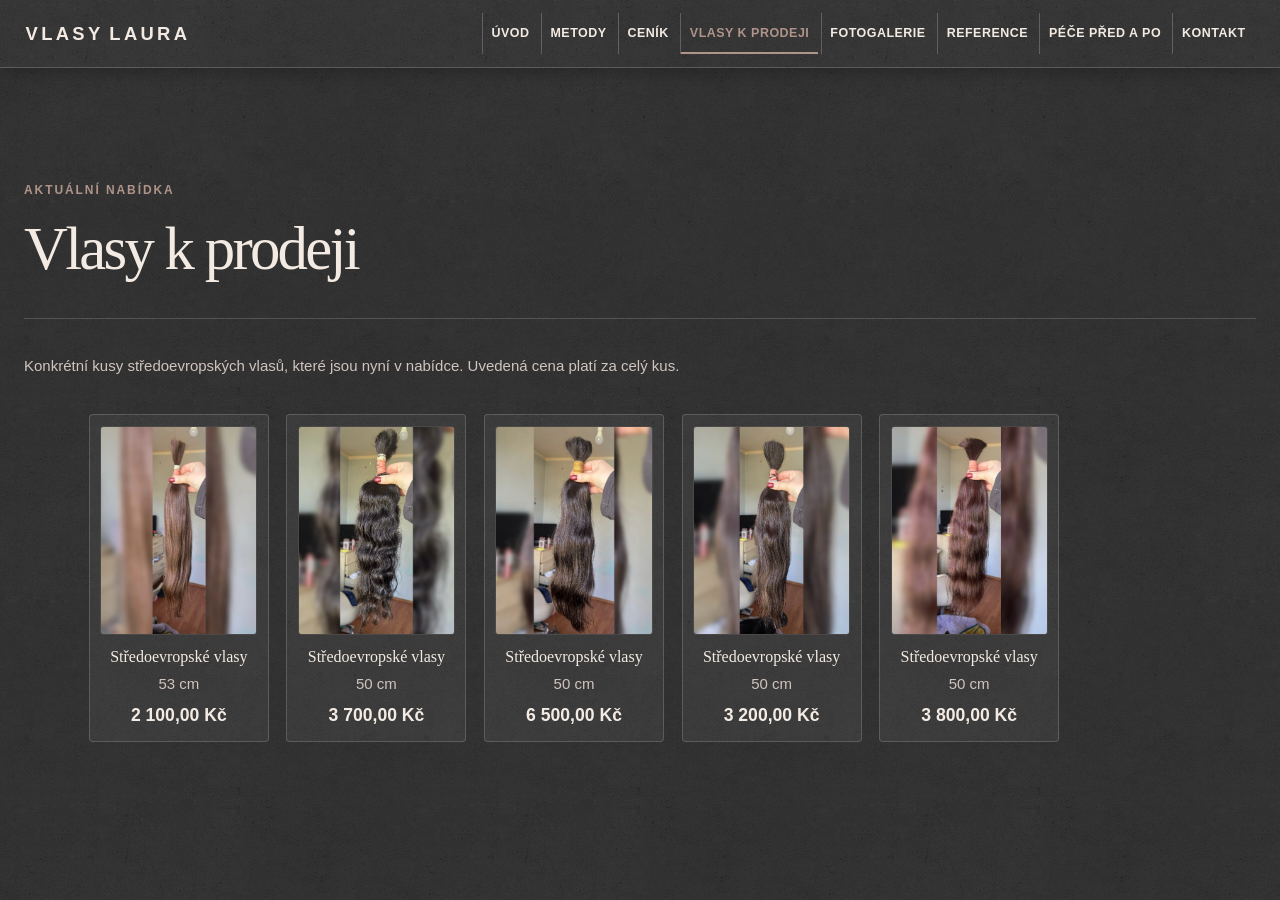
<file: prodej-vlasu.html>
<!doctype html>
<html lang="cs">
<head>
  <meta charset="utf-8">
  <meta name="viewport" content="width=device-width, initial-scale=1">
  <meta name="description" content="Aktuální nabídka konkrétních kusů středoevropských vlasů k prodeji.">
  <title>Vlasy k prodeji | Vlasy Laura</title>
  <link rel="stylesheet" href="style.css">
  <script src="navigation.js" defer></script>
</head>
<body>
  <header class="site-header">
    <a class="brand" href="index.html">Vlasy <span>Laura</span><img class="brand-logo" src="logo.jpg" alt=""></a>
    <button class="menu-toggle" type="button" aria-controls="main-navigation" aria-expanded="false" aria-label="Otevřít navigaci"><span></span><span></span><span></span></button>
    <nav id="main-navigation" aria-label="Hlavní navigace">
      <a href="index.html">Úvod</a>
      <a href="metody.html">Metody</a>
      <a href="cenik.html">Ceník</a>
      <a href="prodej-vlasu.html" aria-current="page">Vlasy k prodeji</a>
      <a href="fotogalerie.html">Fotogalerie</a>
      <a href="reference.html">Reference</a>
      <a href="pece.html">Péče před a po</a>
      <a class="nav-contact" href="kontakt.html">Kontakt</a>
    </nav>
  </header>
  <button class="nav-backdrop" type="button" aria-label="Zavřít navigaci" tabindex="-1" hidden></button>
  <main class="page">
    <p class="eyebrow">Aktuální nabídka</p>
    <h1 id="hair-products-title">Vlasy k prodeji</h1>
    <section class="hair-products" aria-labelledby="hair-products-title">
      <p class="hair-products-intro">Konkrétní kusy středoevropských vlasů, které jsou nyní v nabídce. Uvedená cena platí za celý kus.</p>
      <div class="hair-gallery hair-sale-gallery" aria-label="Konkrétní vlasy k prodeji">
        <figure class="hair-product-card">
          <button class="hair-photo-button" type="button" aria-label="Zvětšit fotografii středoevropských vlasů, délka 53 cm">
            <img src="images/prodej%20vlasu%202.webp" alt="Středoevropské vlasy k prodeji, délka 53 cm" loading="lazy">
          </button>
          <figcaption>
            <h2>Středoevropské vlasy</h2>
            <p class="hair-product-length">53 cm</p>
            <p>2 100,00 Kč</p>
          </figcaption>
        </figure>
        <figure class="hair-product-card">
          <button class="hair-photo-button" type="button" aria-label="Zvětšit fotografii středoevropských vlasů, délka 50 cm">
            <img src="images/prodej%20vlasu%203.webp" alt="Středoevropské vlasy k prodeji, délka 50 cm" loading="lazy">
          </button>
          <figcaption>
            <h2>Středoevropské vlasy</h2>
            <p class="hair-product-length">50 cm</p>
            <p>3 700,00 Kč</p>
          </figcaption>
        </figure>
        <figure class="hair-product-card">
          <button class="hair-photo-button" type="button" aria-label="Zvětšit fotografii středoevropských vlasů, délka 50 cm">
            <img src="images/prodej%20vlasu%204.webp" alt="Středoevropské vlasy k prodeji, délka 50 cm" loading="lazy">
          </button>
          <figcaption>
            <h2>Středoevropské vlasy</h2>
            <p class="hair-product-length">50 cm</p>
            <p>6 500,00 Kč</p>
          </figcaption>
        </figure>
        <figure class="hair-product-card">
          <button class="hair-photo-button" type="button" aria-label="Zvětšit fotografii středoevropských vlasů, délka 50 cm">
            <img src="images/prodej%20vlasu%205.webp" alt="Středoevropské vlasy k prodeji, délka 50 cm" loading="lazy">
          </button>
          <figcaption>
            <h2>Středoevropské vlasy</h2>
            <p class="hair-product-length">50 cm</p>
            <p>3 200,00 Kč</p>
          </figcaption>
        </figure>
        <figure class="hair-product-card">
          <button class="hair-photo-button" type="button" aria-label="Zvětšit fotografii středoevropských vlasů, délka 50 cm">
            <img src="images/prodej%20vlasu%206.webp" alt="Středoevropské vlasy k prodeji, délka 50 cm" loading="lazy">
          </button>
          <figcaption>
            <h2>Středoevropské vlasy</h2>
            <p class="hair-product-length">50 cm</p>
            <p>3 800,00 Kč</p>
          </figcaption>
        </figure>
      </div>
    </section>
  </main>
  <dialog class="method-lightbox" aria-label="Zvětšená fotografie">
    <button class="lightbox-close" type="button" aria-label="Zavřít zvětšenou fotografii">×</button>
    <img class="lightbox-image" alt="">
  </dialog>
  <script>
    const lightbox = document.querySelector(".method-lightbox");
    const lightboxImage = lightbox.querySelector(".lightbox-image");
    let lightboxScrollPosition = { x: 0, y: 0 };
    let activeProductCard = null;

    document.querySelectorAll(".hair-photo-button").forEach((button) => {
      button.addEventListener("click", () => {
        const image = button.querySelector("img");
        activeProductCard = button.closest(".hair-product-card");
        lightboxScrollPosition = { x: window.scrollX, y: window.scrollY };
        lightboxImage.src = image.src;
        lightboxImage.alt = image.alt;
        lightbox.showModal();
        requestAnimationFrame(() => {
          window.scrollTo(lightboxScrollPosition.x, lightboxScrollPosition.y);
        });
      });
    });

    lightbox.addEventListener("close", () => {
      const productCard = activeProductCard;
      activeProductCard = null;
      requestAnimationFrame(() => {
        window.scrollTo(lightboxScrollPosition.x, lightboxScrollPosition.y);
        if (productCard?.matches(":hover")) {
          productCard.classList.add("suppress-hover");
          productCard.addEventListener("pointerleave", () => {
            productCard.classList.remove("suppress-hover");
          }, { once: true });
        }
      });
    });

    lightbox.querySelector(".lightbox-close").addEventListener("click", () => {
      lightbox.close();
    });

    lightbox.addEventListener("click", (event) => {
      if (event.target === lightbox) {
        lightbox.close();
      }
    });
  </script>
</body>
</html>
</file>
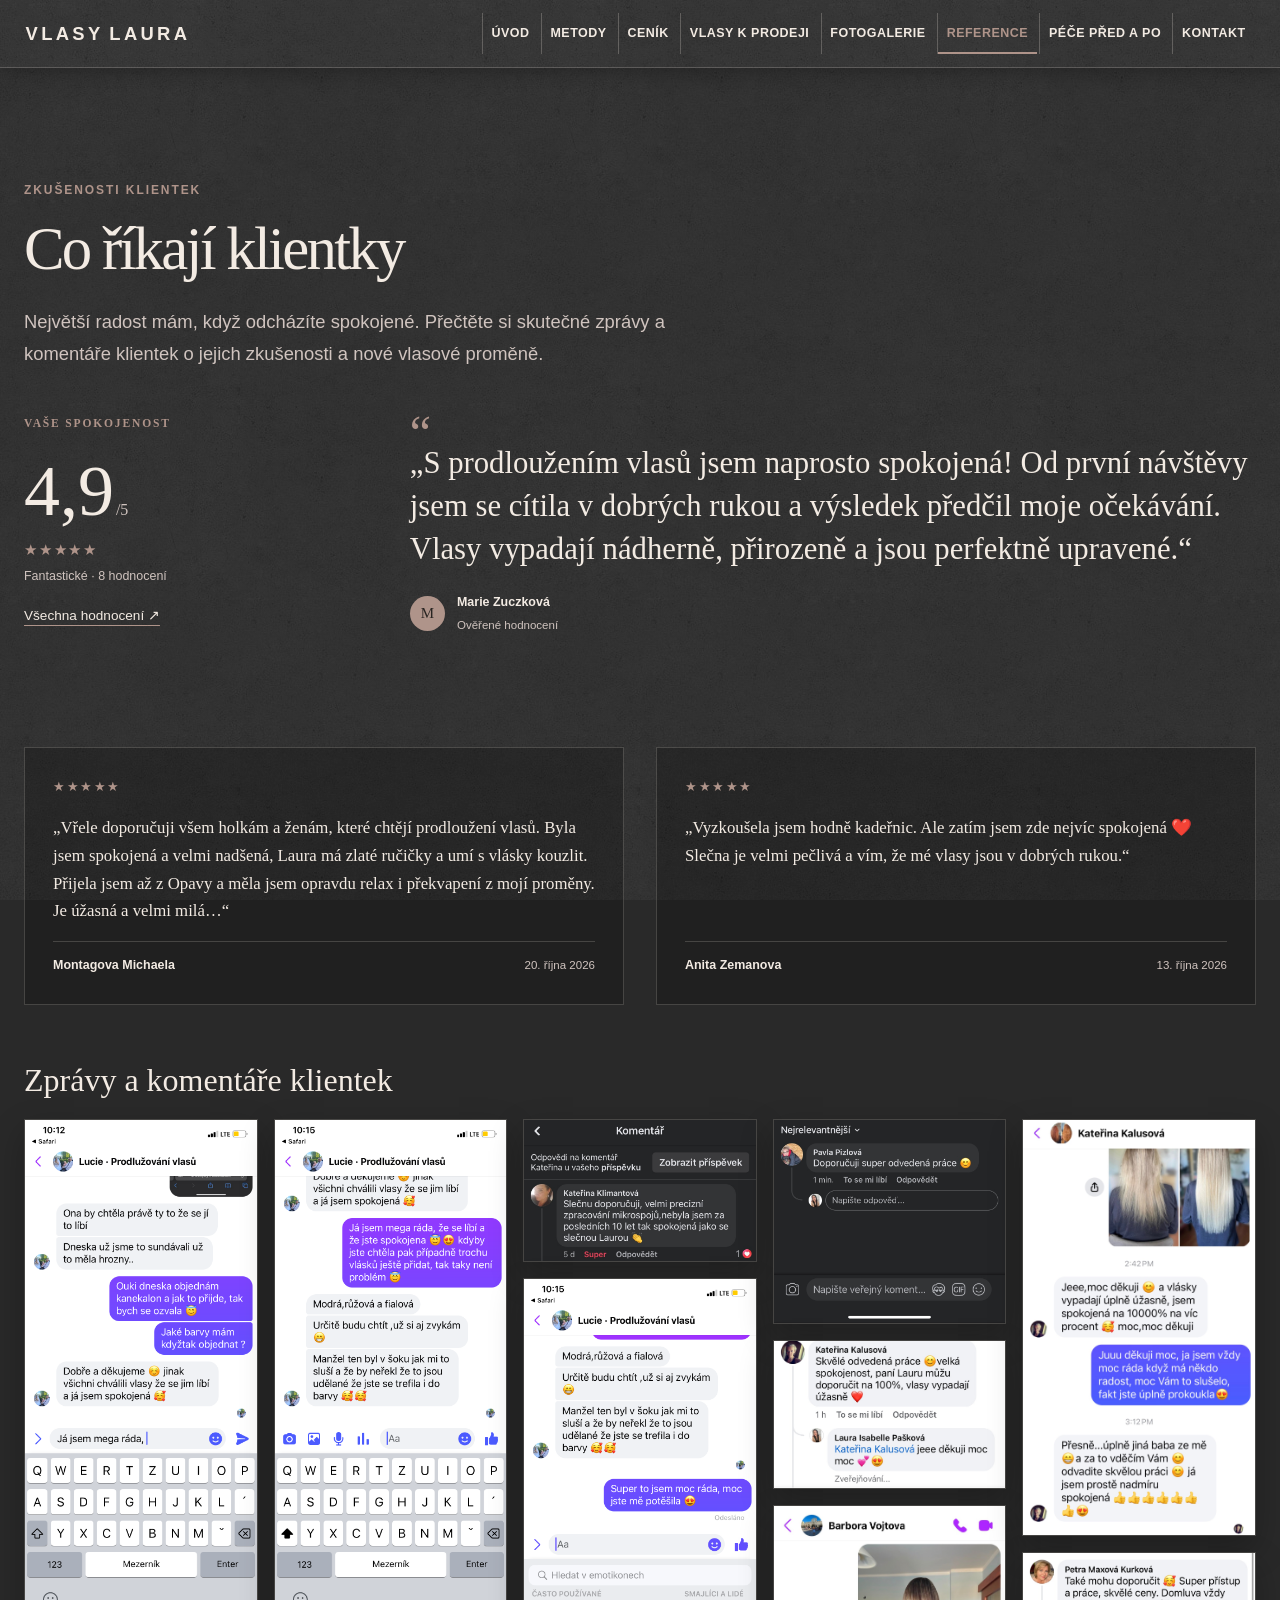
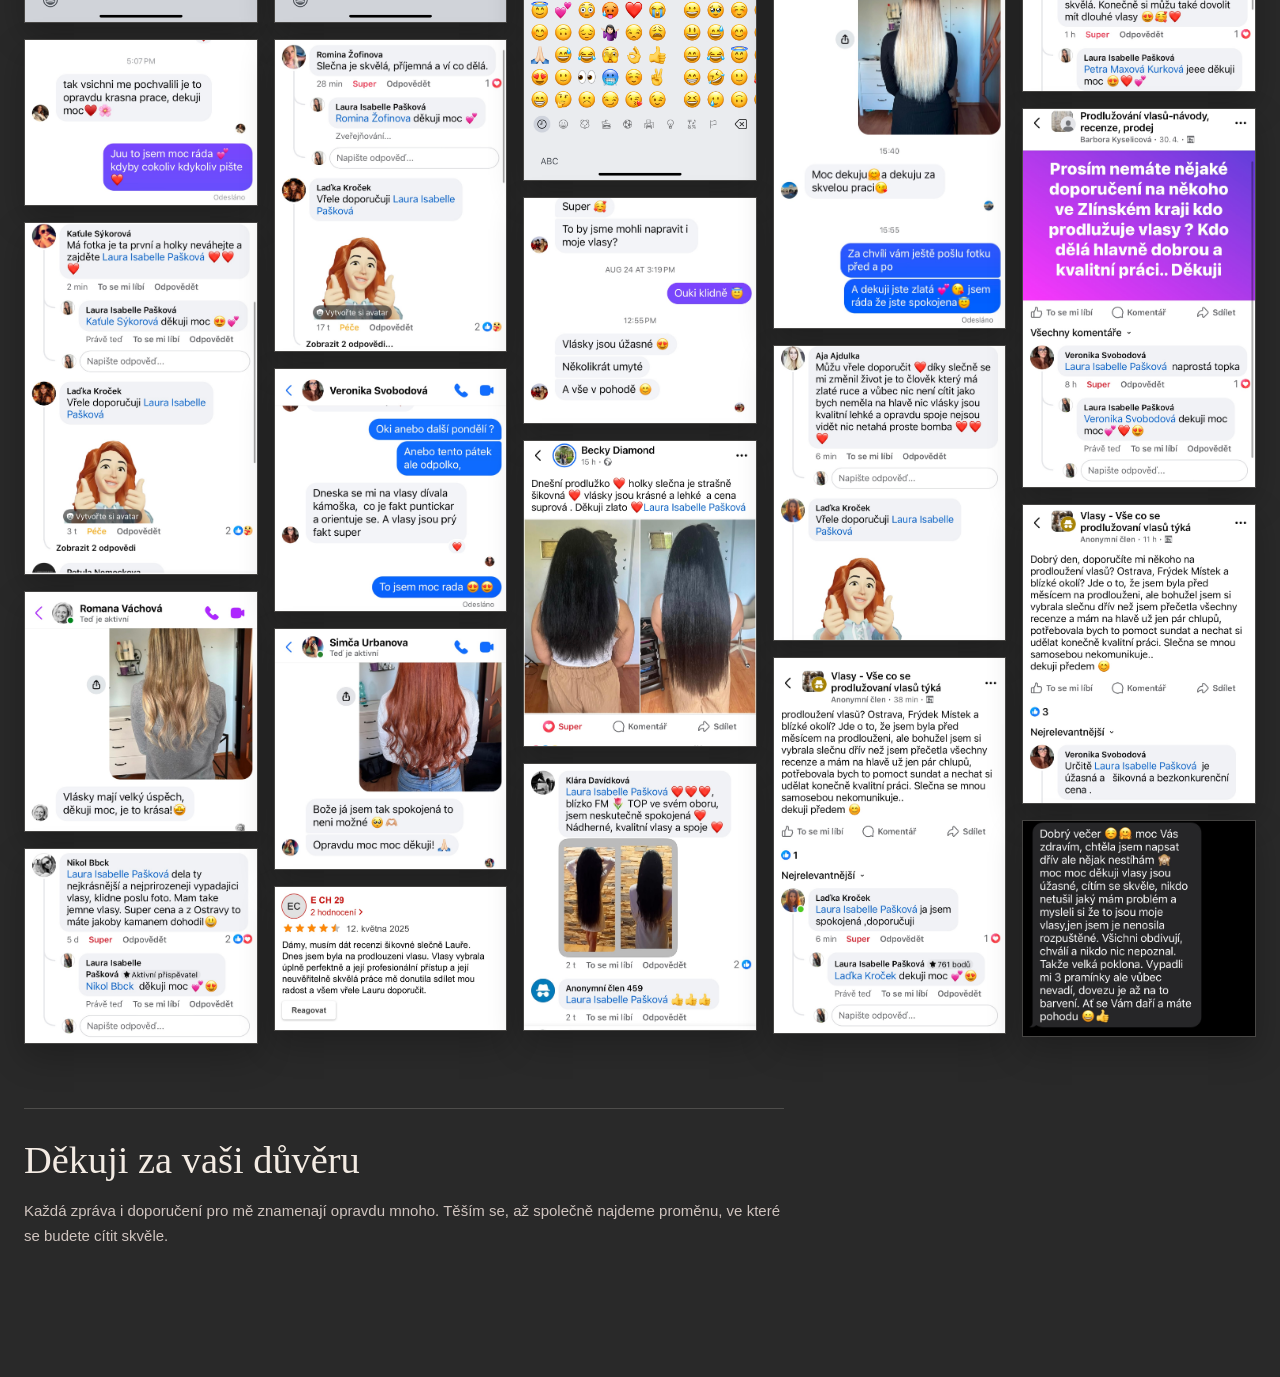
<file: reference.html>
<!doctype html>
<html lang="cs">
<head>
  <meta charset="utf-8">
  <meta name="viewport" content="width=device-width, initial-scale=1">
  <meta name="description" content="Reference a zkušenosti klientek.">
  <title>Reference | Prodloužení vlasů</title>
  <link rel="stylesheet" href="style.css">
  <script src="navigation.js" defer></script>
</head>
<body>
  <header class="site-header">
    <a class="brand" href="index.html">Vlasy <span>Laura</span><img class="brand-logo" src="logo.jpg" alt=""></a>
    <button class="menu-toggle" type="button" aria-controls="main-navigation" aria-expanded="false" aria-label="Otevřít navigaci"><span></span><span></span><span></span></button>
    <nav id="main-navigation" aria-label="Hlavní navigace">
      <a href="index.html">Úvod</a>
      <a href="metody.html">Metody</a>
      <a href="cenik.html">Ceník</a>
      <a href="prodej-vlasu.html">Vlasy k prodeji</a>
      <a href="fotogalerie.html">Fotogalerie</a>
      <a href="reference.html" aria-current="page">Reference</a>
      <a href="pece.html">Péče před a po</a>
      <a class="nav-contact" href="kontakt.html">Kontakt</a>
    </nav>
  </header>
  <button class="nav-backdrop" type="button" aria-label="Zavřít navigaci" tabindex="-1" hidden></button>
  <main class="page">
    <p class="eyebrow">Zkušenosti klientek</p>
    <h1>Co říkají klientky</h1>
    <p class="lead">Největší radost mám, když odcházíte spokojené. Přečtěte si skutečné zprávy a komentáře klientek o jejich zkušenosti a nové vlasové proměně.</p>
    <section class="review-feature" aria-label="Hodnocení a zkušenosti klientek">
      <div class="review-summary" aria-labelledby="review-summary-title">
        <div class="review-score">
          <h2 class="eyebrow" id="review-summary-title">Vaše spokojenost</h2>
          <p class="review-score-value">4,9<span>/5</span></p>
          <p class="review-stars" aria-label="5 z 5 hvězdiček">★★★★★</p>
          <p class="review-rating-caption">Fantastické · 8 hodnocení</p>
          <a class="review-all-link" href="https://www.firmy.cz/detail/13808189-prodlouzeni-vlasu-frydek-mistek-dobra.html#hodnoceni" target="_blank" rel="noopener noreferrer">Všechna hodnocení <span aria-hidden="true">↗</span></a>
        </div>
        <article class="featured-review featured-review--lead">
          <span class="featured-review-quote-mark" aria-hidden="true">“</span>
          <p class="featured-review-quote">„S prodloužením vlasů jsem naprosto spokojená! Od první návštěvy jsem se cítila v dobrých rukou a výsledek předčil moje očekávání. Vlasy vypadají nádherně, přirozeně a jsou perfektně upravené.“</p>
          <div class="featured-review-meta">
            <span class="review-avatar" aria-hidden="true">M</span>
            <p><strong>Marie Zuczková</strong><span>Ověřené hodnocení</span></p>
          </div>
        </article>
      </div>
      <div class="featured-reviews" aria-label="Další vybraná hodnocení">
        <article class="featured-review">
          <p class="featured-review-stars" aria-label="5 z 5 hvězdiček">★★★★★</p>
          <p class="featured-review-quote">„Vřele doporučuji všem holkám a ženám, které chtějí prodloužení vlasů. Byla jsem spokojená a velmi nadšená, Laura má zlaté ručičky a umí s vlásky kouzlit. Přijela jsem až z Opavy a měla jsem opravdu relax i překvapení z mojí proměny. Je úžasná a velmi milá…“</p>
          <div class="featured-review-meta">
            <p><strong>Montagova Michaela</strong></p>
            <span class="featured-review-date">20. října 2026</span>
          </div>
        </article>
        <article class="featured-review">
          <p class="featured-review-stars" aria-label="5 z 5 hvězdiček">★★★★★</p>
          <p class="featured-review-quote">„Vyzkoušela jsem hodně kadeřnic. Ale zatím jsem zde nejvíc spokojená ❤️ Slečna je velmi pečlivá a vím, že mé vlasy jsou v dobrých rukou.“</p>
          <div class="featured-review-meta">
            <p><strong>Anita Zemanova</strong></p>
            <span class="featured-review-date">13. října 2026</span>
          </div>
        </article>
      </div>
    </section>
    <h2 class="review-gallery-title">Zprávy a komentáře klientek</h2>
    <section class="review-gallery" aria-label="Zprávy a komentáře klientek">
      <div class="review-gallery-column">
        <figure class="review-card">
          <img src="images/reference-site-03.png" alt="Reference klientky" loading="lazy">
        </figure>
        <figure class="review-card">
          <img src="images/reference-site-07.jpeg" alt="Reference klientky" loading="lazy">
        </figure>
        <figure class="review-card">
          <img src="images/reference-site-08.jpeg" alt="Reference klientky" loading="lazy">
        </figure>
        <figure class="review-card">
          <img src="images/reference-site-12.jpeg" alt="Reference klientky" loading="lazy">
        </figure>
        <figure class="review-card">
          <img src="images/reference-site-26.jpeg" alt="Reference klientky" loading="lazy">
        </figure>
      </div>
      <div class="review-gallery-column">
        <figure class="review-card">
          <img src="images/reference-site-04.png" alt="Reference klientky" loading="lazy">
        </figure>
        <figure class="review-card">
          <img src="images/reference-site-11.jpeg" alt="Reference klientky" loading="lazy">
        </figure>
        <figure class="review-card">
          <img src="images/reference-site-15.jpeg" alt="Reference klientky" loading="lazy">
        </figure>
        <figure class="review-card">
          <img src="images/reference-site-16.jpeg" alt="Reference klientky" loading="lazy">
        </figure>
        <figure class="review-card">
          <img src="images/reference-site-21.jpeg" alt="Reference klientky" loading="lazy">
        </figure>
      </div>
      <div class="review-gallery-column">
        <figure class="review-card">
          <img src="images/reference-site-02.jpeg" alt="Reference klientky" loading="lazy">
        </figure>
        <figure class="review-card">
          <img src="images/reference-site-05.png" alt="Reference klientky" loading="lazy">
        </figure>
        <figure class="review-card">
          <img src="images/reference-site-06.jpeg" alt="Reference klientky" loading="lazy">
        </figure>
        <figure class="review-card">
          <img src="images/reference-site-23.jpeg" alt="Reference klientky" loading="lazy">
        </figure>
        <figure class="review-card">
          <img src="images/reference-site-25.jpeg" alt="Reference klientky" loading="lazy">
        </figure>
      </div>
      <div class="review-gallery-column">
        <figure class="review-card">
          <img src="images/reference-site-01.jpeg" alt="Reference klientky" loading="lazy">
        </figure>
        <figure class="review-card">
          <img src="images/reference-site-10.jpeg" alt="Reference klientky" loading="lazy">
        </figure>
        <figure class="review-card">
          <img src="images/reference-site-13.jpeg" alt="Reference klientky" loading="lazy">
        </figure>
        <figure class="review-card">
          <img src="images/reference-site-17.jpeg" alt="Reference klientky" loading="lazy">
        </figure>
        <figure class="review-card">
          <img src="images/reference-site-19.jpeg" alt="Reference klientky" loading="lazy">
        </figure>
      </div>
      <div class="review-gallery-column">
        <figure class="review-card">
          <img src="images/reference-site-09.jpeg" alt="Reference klientky" loading="lazy">
        </figure>
        <figure class="review-card">
          <img src="images/reference-site-14.jpeg" alt="Reference klientky" loading="lazy">
        </figure>
        <figure class="review-card">
          <img src="images/reference-site-18.jpeg" alt="Reference klientky" loading="lazy">
        </figure>
        <figure class="review-card">
          <img src="images/reference-site-20.jpeg" alt="Reference klientky" loading="lazy">
        </figure>
        <figure class="review-card">
          <img src="images/reference-site-22.jpeg" alt="Reference klientky" loading="lazy">
        </figure>
      </div>
    </section>
    <section class="review-note">
      <h2>Děkuji za vaši důvěru</h2>
      <p>Každá zpráva i doporučení pro mě znamenají opravdu mnoho. Těším se, až společně najdeme proměnu, ve které se budete cítit skvěle.</p>
    </section>
  </main>
</body>
</html>
</file>
<file: style.css>
:root {
  color-scheme: dark;
  --ink: #f3ebe3;
  --muted: #d0c4bf;
  --accent: #af948a;
  --accent-dark: #68374a;
  --accent-soft: #a58e7f;
  --line: rgb(243 235 227 / 18%);
  --paper: #292929;
  --white: #fff;
}

html {
  scroll-padding-top: 7rem;
}

* {
  box-sizing: border-box;
}

body {
  margin: 0;
  background-color: var(--paper);
  background-image: linear-gradient(rgb(20 20 20 / 22%), rgb(20 20 20 / 22%)), url("images/vlasy-laura-textura.png");
  background-position: center top, center top;
  background-size: auto, 400px 400px;
  background-repeat: repeat;
  background-attachment: fixed;
  color: var(--ink);
  font-family: "Segoe UI", Arial, sans-serif;
  font-size: 0.9375rem;
  line-height: 1.7;
}

a {
  color: inherit;
}

.site-header {
  --ink: #f3ebe3;
  --muted: #d0c4bf;
  --accent: #af948a;
  --line: rgb(243 235 227 / 20%);
  position: sticky;
  top: 0;
  z-index: 10;
  display: flex;
  align-items: center;
  justify-content: space-between;
  gap: 0.5rem;
  padding: 0.8rem clamp(1rem, 2vw, 2rem);
  border-bottom: 1px solid var(--line);
  background-color: #292929;
  background-image: linear-gradient(rgb(35 35 35 / 18%), rgb(35 35 35 / 18%)), url("images/vlasy-laura-textura.png");
  background-size: auto, 400px 400px;
  box-shadow: 0 0.25rem 1rem rgb(0 0 0 / 24%);
}

body.menu-open {
  overflow: hidden;
}

body.menu-open .site-header {
  z-index: 30;
  pointer-events: none;
}

body.menu-open .menu-toggle,
body.menu-open .site-header nav {
  pointer-events: auto;
}

.brand {
  flex: 0 0 auto;
  display: inline-flex;
  align-items: center;
  gap: 0;
  color: var(--ink);
  font-family: "Segoe UI", Arial, sans-serif;
  font-size: 1.15rem;
  font-weight: 700;
  letter-spacing: 0.18em;
  text-decoration: none;
  text-transform: uppercase;
}

.brand-logo {
  display: none;
}

.brand span {
  margin-left: 0.32em;
  color: var(--ink);
  font-style: normal;
}

.menu-toggle {
  display: none;
  width: 2.65rem;
  height: 2.65rem;
  flex: 0 0 auto;
  flex-direction: column;
  align-items: center;
  justify-content: center;
  gap: 5px;
  padding: 0.5rem;
  border: 1px solid var(--line);
  background: transparent;
  color: var(--ink);
  cursor: pointer;
}

.menu-toggle span {
  display: block;
  width: 1.15rem;
  height: 2px;
  background: currentColor;
  transition: transform 180ms ease, opacity 180ms ease;
}

body.menu-open .menu-toggle span:first-child {
  transform: translateY(7px) rotate(45deg);
}

body.menu-open .menu-toggle span:nth-child(2) {
  opacity: 0;
}

body.menu-open .menu-toggle span:last-child {
  transform: translateY(-7px) rotate(-45deg);
}

.nav-backdrop[hidden] {
  display: none;
}

nav {
  display: flex;
  flex-wrap: nowrap;
  justify-content: flex-end;
  gap: 0.15rem;
}

nav a {
  display: inline-flex;
  align-items: center;
  justify-content: center;
  min-height: 2.6rem;
  padding: 0.5rem 0.55rem;
  border: 0;
  border-left: 1px solid rgb(243 235 227 / 24%);
  border-radius: 0;
  background: transparent;
  color: var(--ink);
  font-size: 0.78rem;
  font-weight: 600;
  letter-spacing: 0.04em;
  line-height: 1.25;
  text-decoration: none;
  text-transform: uppercase;
  transition: transform 150ms ease, background-color 150ms ease, color 150ms ease;
}

nav a:hover,
nav a:focus-visible {
  background: rgb(175 148 138 / 12%);
  color: #fff;
}

nav a:focus-visible {
  outline: 2px solid var(--accent);
  outline-offset: 2px;
}

nav a[aria-current="page"] {
  color: var(--accent);
  box-shadow: inset 0 -2px 0 var(--accent);
}

nav a:active {
  transform: translateY(1px);
}

nav a.nav-contact,
nav a.nav-contact[aria-current="page"] {
  background: transparent;
  color: var(--ink);
}

nav a.nav-contact:hover,
nav a.nav-contact:focus-visible {
  background: rgb(175 148 138 / 12%);
  color: #fff;
}

.page {
  width: min(100% - 3rem, 1320px);
  margin: 0 auto;
}

.page-methods {
  padding-top: clamp(1.25rem, 3vw, 2rem);
}

.page-methods > .eyebrow {
  margin-bottom: 0.4rem;
  font-size: 0.68rem;
}

.page-methods > h1 {
  max-width: none;
  margin-bottom: 0.6rem;
  font-size: clamp(2rem, 4vw, 2.8rem);
}

.page-methods > .lead {
  max-width: 760px;
  margin-bottom: 1rem;
  font-size: 0.95rem;
  line-height: 1.5;
}

.intro {
  position: relative;
  isolation: isolate;
  display: grid;
  grid-template-columns: 1fr;
  align-items: center;
  min-height: clamp(480px, 52vw, 670px);
  width: 100%;
  margin: 0;
  padding: clamp(4rem, 8vw, 7rem) clamp(1.5rem, 8vw, 8rem);
  text-align: center;
}

.intro-copy {
  position: relative;
  z-index: 1;
  width: min(100%, 900px);
  margin: 0 auto;
}

.intro-photo {
  position: absolute;
  z-index: 0;
  inset: 0;
  margin: 0;
  overflow: hidden;
  border: 0;
  background: #15293a;
  box-shadow: none;
}

.intro-photo img {
  display: block;
  width: 100%;
  height: 100%;
  position: absolute;
  inset: 0;
  object-fit: cover;
  object-position: center;
}

.intro-photo::after {
  position: absolute;
  inset: 0;
  background: linear-gradient(90deg, rgb(8 20 31 / 48%), rgb(8 20 31 / 12%)), linear-gradient(rgb(0 0 0 / 16%), rgb(0 0 0 / 16%));
  content: "";
  pointer-events: none;
}

.page {
  min-height: calc(100vh - 180px);
  padding: clamp(4rem, 9vw, 7rem) 0;
}

.eyebrow {
  margin: 0 0 0.8rem;
  color: var(--accent);
  font-size: 0.75rem;
  font-weight: 600;
  letter-spacing: 0.16em;
  text-transform: uppercase;
}

h1,
h2 {
  font-family: Georgia, "Times New Roman", serif;
  font-weight: 400;
  line-height: 1.2;
}

h1 {
  max-width: 700px;
  margin: 0 0 1.25rem;
  font-size: clamp(2.5rem, 5vw, 4.75rem);
  letter-spacing: -0.045em;
}

.page h1 {
  font-size: clamp(2.25rem, 6vw, 3.8rem);
}

h2 {
  margin: 0 0 0.75rem;
  font-size: 1.5rem;
}

.lead {
  max-width: 650px;
  margin: 0 0 1.75rem;
  color: var(--muted);
  font-size: 1.15rem;
}

.home-hero,
.consultation {
  position: relative;
  display: grid;
  place-items: center;
  overflow: hidden;
  background: #222;
  text-align: center;
}

.home-hero {
  min-height: clamp(34rem, 55vw, 48rem);
}

.home-hero > img,
.consultation > img {
  position: absolute;
  inset: 0;
  width: 100%;
  height: 100%;
  object-fit: cover;
}

.home-hero > img {
  object-position: center 45%;
}

.consultation::after {
  position: absolute;
  inset: 0;
  background: rgb(0 0 0 / 16%);
  content: "";
}

.home-hero h1 {
  position: relative;
  z-index: 1;
  max-width: 1200px;
  margin: 0;
  padding: 2rem;
  color: var(--accent);
  font-family: Georgia, "Times New Roman", serif;
  font-size: clamp(1.7rem, 2.4vw, 2.3rem);
  font-weight: 700;
  line-height: 1.4;
  letter-spacing: 0.02em;
  text-align: center;
}

.home-intro {
  width: min(100% - 3rem, 920px);
  margin: 0 auto;
  padding: clamp(3rem, 6vw, 5rem) 0;
  text-align: center;
}

.home-intro p {
  margin: 0;
  color: var(--accent);
  font-size: clamp(1rem, 1.5vw, 1.2rem);
  font-weight: 500;
  line-height: 1.8;
}

.home-intro hr {
  width: min(100%, 430px);
  margin: 2rem auto;
  border: 0;
  border-top: 1px solid var(--line);
}

.consultation {
  min-height: clamp(27rem, 36vw, 36rem);
}

.consultation > img {
  object-position: center 48%;
}

.consultation-content {
  position: relative;
  z-index: 1;
  width: min(100% - 2rem, 1000px);
  padding: 3rem 0;
}

.consultation h2 {
  margin: 0 0 2.5rem;
  color: #f3ebe3;
  font-family: "Segoe UI", Arial, sans-serif;
  font-size: clamp(2rem, 5vw, 4rem);
  font-weight: 600;
  line-height: 1.45;
  letter-spacing: 0.15em;
}

.consultation-link {
  display: inline-flex;
  min-width: min(20rem, 100%);
  min-height: 4.1rem;
  align-items: center;
  justify-content: center;
  padding: 0.9rem 1.5rem;
  border: 1px solid rgb(243 235 227 / 75%);
  color: #f3ebe3;
  font-size: 1rem;
  font-weight: 600;
  text-decoration: none;
  text-transform: uppercase;
  transition: background-color 160ms ease, color 160ms ease;
}

.consultation-link:hover,
.consultation-link:focus-visible {
  background: #f3ebe3;
  color: #292929;
}

.consultation-link:focus-visible {
  outline: 2px solid var(--accent);
  outline-offset: 3px;
}

nav.home-links {
  display: flex;
  width: min(100% - 3rem, 1320px);
  flex-direction: column;
  flex-wrap: nowrap;
  align-items: stretch;
  justify-content: flex-start;
  margin: 0 auto;
  padding: 2rem 0 4rem;
  gap: 0;
}

nav.home-links a {
  min-height: 3.5rem;
  justify-content: center;
  border: 0;
  border-top: 1px solid var(--line);
  font-size: 0.9rem;
  letter-spacing: normal;
  text-transform: none;
}

nav.home-links a:last-child {
  border-bottom: 1px solid var(--line);
}

.intro h1 em,
.services-intro h3 em {
  color: var(--accent);
  font-weight: 400;
}

.intro .eyebrow {
  color: #d6cbba;
}

.intro h1 {
  max-width: 900px;
  margin-right: auto;
  margin-left: auto;
  color: #fff;
  font-size: clamp(2.3rem, 5vw, 4.2rem);
}

.intro .lead {
  margin-right: auto;
  margin-left: auto;
  color: rgb(255 255 255 / 88%);
  font-size: 1.05rem;
}

.intro-actions {
  display: flex;
  flex-wrap: wrap;
  align-items: center;
  justify-content: center;
  gap: 1.5rem;
}

.primary-link {
  display: inline-flex;
  align-items: center;
  gap: 0.65rem;
  padding: 0.68rem 0.95rem;
  border: 1px solid var(--accent-soft);
  border-radius: 2px;
  background: var(--accent-soft);
  color: #292522;
  font-size: 0.9rem;
  text-decoration: none;
  box-shadow: 0 0.45rem 1.2rem rgb(0 0 0 / 24%);
  transition: background-color 160ms ease, border-color 160ms ease, transform 160ms ease, box-shadow 160ms ease;
}

.primary-link:hover {
  transform: translateY(-2px);
  border-color: #c1a99c;
  background: #c1a99c;
  box-shadow: 0 0.65rem 1.4rem rgb(0 0 0 / 32%);
}

.text-link {
  display: inline-flex;
  align-items: center;
  gap: 0.6rem;
  color: #fff;
  font-size: 0.95rem;
  text-decoration-color: var(--accent);
  text-underline-offset: 0.35rem;
}

.rating {
  display: flex;
  align-items: center;
  gap: 0.8rem;
  margin: 2rem 0 0;
  color: rgb(255 255 255 / 82%);
  font-size: 0.9rem;
}

.rating strong {
  color: #fff;
}

.rating-stars {
  color: var(--accent);
  font-size: 1.1rem;
  letter-spacing: 0.12em;
}

.services {
  padding: clamp(3rem, 7vw, 6rem) max(1.5rem, calc((100% - 1320px) / 2));
  border-top: 1px solid var(--line);
  background: rgb(0 0 0 / 14%);
  scroll-margin-top: 2rem;
}

.services-intro {
  position: relative;
  display: grid;
  grid-template-columns: minmax(0, 1fr) minmax(280px, 0.7fr);
  align-items: end;
  gap: 2rem clamp(3rem, 8vw, 8rem);
  max-width: 1320px;
  margin-bottom: clamp(2.5rem, 6vw, 4.5rem);
}

.services-intro h2 {
  margin-bottom: 1.5rem;
}

.services-intro h3 {
  margin: 0 0 1rem;
  font-family: Georgia, "Times New Roman", serif;
  font-size: clamp(2rem, 4.5vw, 3.25rem);
  font-weight: 400;
  line-height: 1.12;
}

.services-copy > p {
  max-width: 480px;
  color: var(--muted);
}

.services-copy .text-link {
  margin-top: 0.5rem;
}

.service-grid {
  display: grid;
  grid-template-columns: repeat(3, 1fr);
  border-top: 1px solid var(--line);
}

.service-card {
  padding: 2rem 1.5rem 2rem 0;
}

.service-card-link {
  display: block;
  color: inherit;
  text-decoration: none;
  transition: background-color 180ms ease, color 180ms ease;
}

.service-card-link:hover,
.service-card-link:focus-visible {
  background: rgb(175 148 138 / 10%);
  outline: none;
}

.service-card-link:hover .service-mark span,
.service-card-link:focus-visible .service-mark span,
.service-card-action {
  color: var(--accent);
}

.service-card-action {
  display: inline-block;
  margin-top: 0.55rem;
}

.service-card + .service-card {
  padding-left: 1.5rem;
  border-left: 1px solid var(--line);
}

.service-mark {
  display: flex;
  justify-content: space-between;
  margin: 0 0 2rem;
  color: var(--accent);
  font-size: 0.85rem;
  letter-spacing: 0.08em;
}

.service-mark span {
  font-size: 1.25rem;
}

.service-card h3 {
  margin: 0 0 0.65rem;
  font-family: Georgia, "Times New Roman", serif;
  font-size: 1.45rem;
  font-weight: 400;
}

.service-card > p:last-child {
  color: var(--muted);
}

.contact-callout {
  width: min(100% - 6rem, 1320px);
  margin: 0 auto;
  padding: clamp(4rem, 8vw, 6rem) 0;
  scroll-margin-top: 2rem;
}

.contact-page {
  display: grid;
  grid-template-columns: minmax(220px, 0.7fr) minmax(0, 1.5fr);
  gap: clamp(2rem, 6vw, 5rem);
  margin: 3rem 0;
  padding: clamp(1.5rem, 4vw, 3rem);
  border: 1px solid var(--line);
  background: rgb(0 0 0 / 18%);
}

.contact-intro h2 {
  margin: 0 0 0.5rem;
  font-size: clamp(1.8rem, 3vw, 2.5rem);
}

.contact-intro > p:last-child {
  margin: 0;
  color: var(--muted);
}

.contact-details {
  display: grid;
  grid-template-columns: repeat(2, minmax(0, 1fr));
  gap: 0.85rem;
}

.contact-detail {
  display: flex;
  min-width: 0;
  flex-direction: column;
  align-items: flex-start;
  gap: 0.35rem;
  padding: 1rem 1.1rem;
  border: 1px solid var(--line);
  background: rgb(255 255 255 / 5%);
  text-decoration: none;
  transition: border-color 160ms ease, background-color 160ms ease, transform 160ms ease;
}

.contact-detail:hover,
.contact-detail:focus-visible {
  transform: translateY(-2px);
  border-color: var(--accent);
  background: rgb(175 148 138 / 10%);
  outline: none;
}

.contact-detail-label {
  color: var(--muted);
  font-size: 0.82rem;
}

.contact-detail-value {
  max-width: 100%;
  overflow-wrap: anywhere;
  color: var(--ink);
  font-size: clamp(1rem, 1.5vw, 1.2rem);
}

.contact-detail-action {
  margin-top: 0.2rem;
  color: var(--accent);
  font-size: 0.82rem;
}

.contact-callout h2 {
  font-size: clamp(1.8rem, 3.6vw, 2.65rem);
}

.contact-callout > p:not(.eyebrow) {
  color: var(--muted);
}

.text-section {
  max-width: 680px;
  margin: 2.5rem 0;
  padding-top: 1.5rem;
  border-top: 1px solid var(--line);
}

.care-before-layout {
  display: grid;
  grid-template-columns: minmax(0, 1fr) minmax(260px, 0.8fr);
  align-items: stretch;
  gap: 1.25rem;
  margin: 3rem 0;
}

.care-before,
.care-after {
  margin: 0;
}

.care-before {
  padding: clamp(1.5rem, 3vw, 2.25rem);
  border: 1px solid var(--line);
  background: rgb(0 0 0 / 18%);
}

.care-photo {
  min-width: 0;
  margin: 0;
  overflow: hidden;
  border: 1px solid var(--line);
  background: #252525;
}

.care-photo img {
  display: block;
  width: 100%;
  height: 100%;
  min-height: 220px;
  object-fit: cover;
}

.care-photo figcaption {
  padding: 0.65rem 0.85rem;
  color: var(--muted);
  font-size: 0.82rem;
}

.care-before h2,
.care-after > h2 {
  margin: 0 0 1.25rem;
  font-size: clamp(1.7rem, 3vw, 2.3rem);
}

.care-list {
  margin: 0;
  padding-left: 1.25rem;
  color: var(--muted);
}

.care-list li {
  padding-left: 0.25rem;
}

.care-list li + li {
  margin-top: 0.45rem;
}

.care-first-wash {
  margin: 0 0 1.5rem;
  padding: 1rem 1.2rem;
  border-left: 3px solid var(--accent-soft);
  background: rgb(165 142 127 / 18%);
  color: var(--ink);
}

.care-grid {
  display: grid;
  grid-template-columns: repeat(2, minmax(0, 1fr));
  gap: 1rem;
}

.care-card {
  padding: clamp(1.25rem, 2.5vw, 1.75rem);
  border: 1px solid var(--line);
  background: rgb(0 0 0 / 18%);
}

.care-card h3 {
  margin: 0 0 0.9rem;
  color: var(--ink);
  font-family: Georgia, "Times New Roman", serif;
  font-size: 1.35rem;
  font-weight: 400;
}

.care-reminder {
  margin: 1.25rem 0 0;
  color: var(--muted);
}

.review-feature {
  margin: 2.5rem 0 3.5rem;
  color: var(--ink);
}

.review-summary {
  display: grid;
  grid-template-columns: minmax(180px, 0.7fr) minmax(0, 2fr);
  align-items: center;
  gap: clamp(2rem, 7vw, 6rem);
  margin: 0 0 clamp(4rem, 9vw, 7rem);
}

.review-score {
  display: flex;
  flex-direction: column;
  align-items: flex-start;
  justify-content: center;
  padding: 0;
}

.review-score h2.eyebrow {
  margin: 0 0 1.5rem;
  color: var(--accent);
  font-size: 0.72rem;
  letter-spacing: 0.16em;
  text-transform: uppercase;
}

.review-score-value {
  margin: 0;
  color: var(--ink);
  font-family: Georgia, "Times New Roman", serif;
  font-size: clamp(3.4rem, 6vw, 4.5rem);
  line-height: 1;
}

.review-score-value span {
  margin-left: 0.12rem;
  color: var(--muted);
  font-size: 1rem;
}

.review-stars,
.featured-review-stars {
  margin: 0.65rem 0 0;
  color: var(--accent);
  letter-spacing: 0.12em;
}

.review-rating-caption {
  margin: 0.2rem 0 1.1rem;
  color: var(--muted);
  font-size: 0.78rem;
}

.review-all-link {
  color: var(--ink);
  font-size: 0.85rem;
  text-decoration-color: var(--accent);
  text-underline-offset: 0.3rem;
}

.featured-reviews {
  display: grid;
  grid-template-columns: repeat(2, minmax(0, 1fr));
  gap: clamp(1rem, 3vw, 2rem);
}

.featured-review {
  display: flex;
  min-width: 0;
  flex-direction: column;
  justify-content: flex-start;
  gap: 1rem;
  padding: clamp(1.25rem, 2.5vw, 1.75rem);
  border: 1px solid var(--line);
  background: rgb(0 0 0 / 22%);
}

.featured-review--lead {
  gap: 0.6rem;
  padding: 0;
  border: 0;
  background: transparent;
}

.featured-review-quote-mark {
  height: 1.5rem;
  color: var(--accent);
  font-family: Georgia, "Times New Roman", serif;
  font-size: 3rem;
  line-height: 1;
}

.featured-review-quote {
  margin: 0;
  color: var(--ink);
  font-family: Georgia, "Times New Roman", serif;
  font-size: 1.05rem;
  line-height: 1.65;
}

.featured-review--lead .featured-review-quote {
  font-size: clamp(1.45rem, 2.4vw, 2rem);
  line-height: 1.4;
}

.featured-review-meta {
  display: flex;
  align-items: center;
  justify-content: space-between;
  gap: 0.75rem;
  margin-top: auto;
  padding-top: 0.8rem;
  border-top: 1px solid var(--line);
}

.featured-review--lead .featured-review-meta {
  justify-content: flex-start;
  margin-top: 0.7rem;
  padding-top: 0;
  border: 0;
}

.featured-review-meta p {
  display: grid;
  gap: 0.15rem;
  margin: 0;
  color: var(--ink);
  font-size: 0.78rem;
}

.featured-review-meta p span,
.featured-review-date {
  color: var(--muted);
  font-size: 0.72rem;
}

.featured-review-stars {
  margin: 0;
  font-size: 0.8rem;
}

.review-avatar {
  display: grid;
  width: 2.2rem;
  height: 2.2rem;
  flex: 0 0 auto;
  place-items: center;
  border-radius: 50%;
  background: var(--accent);
  color: #292522;
  font-family: Georgia, "Times New Roman", serif;
}

.review-gallery-title {
  margin: 0 0 1.25rem;
  font-size: clamp(1.6rem, 2.5vw, 2rem);
}

.review-gallery {
  display: grid;
  grid-template-columns: repeat(5, minmax(0, 1fr));
  gap: 1rem;
  margin: 0 0 3rem;
}

.review-gallery-column {
  display: flex;
  min-width: 0;
  flex-direction: column;
  gap: 1rem;
}

.review-card {
  position: relative;
  min-width: 0;
  margin: 0;
  overflow: hidden;
  border: 1px solid var(--line);
  background: rgb(0 0 0 / 18%);
  box-shadow: 0 0.8rem 2rem rgb(0 0 0 / 24%);
  transition: transform 260ms ease, box-shadow 260ms ease;
}

.review-card:hover {
  z-index: 2;
  transform: translateY(-4px) scale(1.045);
  box-shadow: 0 1.1rem 2.4rem rgb(0 0 0 / 36%);
}

.review-card img {
  display: block;
  width: 100%;
  height: auto;
}

.review-card figcaption {
  display: none;
}

.review-note {
  max-width: 760px;
  margin: 4rem 0 1rem;
  padding-top: 1.75rem;
  border-top: 1px solid var(--line);
}

.review-note h2 {
  font-size: clamp(1.8rem, 3vw, 2.5rem);
}

.review-note > p {
  color: var(--muted);
}

.transformation-gallery {
  display: grid;
  grid-template-columns: repeat(3, minmax(0, 1fr));
  gap: 1.25rem;
  margin: 3rem 0;
}

.transformation-card {
  overflow: hidden;
  margin: 0;
  border: 1px solid var(--line);
  background: rgb(0 0 0 / 18%);
  box-shadow: 0 0.8rem 2rem rgb(0 0 0 / 24%);
  transition: transform 220ms ease, border-color 220ms ease, box-shadow 220ms ease;
}

.transformation-card:hover {
  transform: translateY(-5px);
  border-color: rgb(175 148 138 / 58%);
  box-shadow: 0 1.1rem 2.4rem rgb(0 0 0 / 36%);
}

.transformation-card img {
  display: block;
  width: 100%;
  height: auto;
  aspect-ratio: auto;
  background: #252525;
  object-fit: contain;
  transition: transform 350ms ease;
}

.transformation-card:hover img {
  transform: scale(1.025);
}

.transformation-card figcaption {
  padding: 0.85rem 1rem 1rem;
  color: var(--muted);
  font-size: 0.9rem;
}

.gallery-note {
  max-width: 780px;
  margin: 4rem 0 1rem;
  padding: 2rem 0 0;
  border-top: 1px solid var(--line);
}

.gallery-note h2 {
  font-size: clamp(1.8rem, 3vw, 2.5rem);
}

.gallery-note > p:not(.eyebrow) {
  color: var(--muted);
}

.price-section,
.hair-info,
.hair-types {
  margin: 3rem 0;
}

.price-section > h2,
.hair-types > h2 {
  max-width: 780px;
  margin-bottom: 1.5rem;
  font-size: clamp(1.8rem, 3vw, 2.5rem);
}

.price-groups,
.hair-type-grid {
  display: grid;
  grid-template-columns: repeat(2, minmax(0, 1fr));
  gap: 1.25rem;
}

.price-group,
.hair-type-card {
  overflow: hidden;
  border: 1px solid var(--line);
  background: rgb(0 0 0 / 18%);
}

.price-group {
  padding: 1.5rem;
}

.price-group h3,
.hair-type-copy h3 {
  margin: 0 0 1rem;
  font-family: Georgia, "Times New Roman", serif;
  font-size: 1.4rem;
  font-weight: 400;
}

.price-table {
  width: 100%;
  border-collapse: collapse;
  text-align: left;
}

.price-table th,
.price-table td {
  padding: 0.65rem 0.35rem;
  border-bottom: 1px solid var(--line);
  font-size: 0.95rem;
}

.price-table tr:last-child > * {
  border-bottom: 0;
}

.price-table th {
  font-weight: 400;
}

.price-table td {
  color: var(--muted);
  text-align: right;
  white-space: nowrap;
}

.price-table thead th {
  color: var(--muted);
  font-size: 0.8rem;
}

.hair-price-groups .price-table th,
.hair-price-groups .price-table td {
  padding: 0.5rem 0.35rem;
}

.price-note,
.hair-info > p:not(.eyebrow),
.hair-types-intro,
.hair-type-copy > p,
.hair-type-copy li {
  color: var(--muted);
}

.hair-info {
  max-width: 900px;
  padding-top: 1.5rem;
  border-top: 1px solid var(--line);
}

.hair-types-intro {
  max-width: 800px;
  margin-bottom: 1.5rem;
}

.hair-examples-title {
  margin: 2rem 0 0.3rem;
  font-family: Georgia, "Times New Roman", serif;
  font-size: 1.35rem;
  font-weight: 400;
}

.hair-examples-note {
  margin: 0;
  color: var(--muted);
  font-size: 0.9rem;
}

.hair-gallery {
  display: grid;
  grid-template-columns: repeat(5, minmax(0, 1fr));
  gap: clamp(0.65rem, 1.5vw, 1.1rem);
  max-width: 1100px;
  margin: 1.5rem 0 2.5rem;
  padding: 0.75rem 0;
  overflow: visible;
}

.hair-products {
  margin-top: 2rem;
  padding-top: 1.5rem;
  border-top: 1px solid var(--line);
}

.hair-products > h2 {
  margin: 0;
  font-family: Georgia, "Times New Roman", serif;
  font-size: clamp(1.6rem, 3vw, 2.2rem);
  font-weight: 400;
}

.hair-products-intro {
  max-width: 700px;
  margin: 0.6rem 0 0;
  color: var(--muted);
}

.hair-sale-gallery {
  display: flex;
  flex-wrap: wrap;
  justify-content: center;
  max-width: 1100px;
  margin-bottom: 1rem;
}

.hair-product-card {
  min-width: 0;
  flex: 0 1 180px;
  margin: 0;
  padding: 0.65rem;
  border: 1px solid var(--line);
  border-radius: 4px;
  background: rgb(255 255 255 / 5%);
  transition: transform 320ms cubic-bezier(0.2, 0.8, 0.2, 1), background-color 320ms ease, box-shadow 320ms ease;
}

.hair-product-card:hover {
  z-index: 2;
  transform: scale(1.05);
  background: rgb(255 255 255 / 10%);
  box-shadow: 0 1rem 2rem rgb(0 0 0 / 32%);
}

.hair-product-card.suppress-hover,
.hair-product-card.suppress-hover:hover {
  z-index: auto;
  transform: none;
  background: rgb(255 255 255 / 5%);
  box-shadow: none;
}

.hair-product-card figcaption {
  padding-top: 0.75rem;
  text-align: center;
}

.hair-product-card h2,
.hair-product-card h3 {
  margin: 0;
  font-size: 1rem;
  font-weight: 500;
}

.hair-product-card .hair-product-length {
  margin: 0.25rem 0 0;
  color: var(--muted);
}

.hair-product-card figcaption p:not(.hair-product-length) {
  margin: 0.3rem 0 0;
  font-size: 1.1rem;
  font-weight: 600;
}

.hair-sale-gallery .hair-photo-button {
  overflow: hidden;
  border-radius: 3px;
}

.hair-sale-gallery .hair-photo-button:hover img,
.hair-sale-gallery .hair-photo-button:focus-visible img {
  transform: scale(1.06);
  box-shadow: 0 0.5rem 1.5rem rgb(0 0 0 / 18%);
}

.hair-product-card.suppress-hover .hair-photo-button:hover img,
.hair-product-card.suppress-hover .hair-photo-button:focus-visible img {
  transform: none;
}

.hair-photo-button {
  position: relative;
  display: block;
  width: 100%;
  padding: 0;
  overflow: visible;
  border: 0;
  background: transparent;
  cursor: zoom-in;
}

.hair-photo-button img {
  display: block;
  width: 100%;
  aspect-ratio: 3 / 4;
  border: 1px solid var(--line);
  border-radius: 3px;
  background: #252525;
  object-fit: cover;
  box-shadow: 0 0.5rem 1.5rem rgb(0 0 0 / 24%);
  animation: hair-photo-enter 650ms both;
  transition: transform 320ms cubic-bezier(0.2, 0.8, 0.2, 1), box-shadow 320ms ease, border-color 320ms ease;
}

.hair-photo-button:nth-child(2) img {
  animation-delay: 80ms;
}

.hair-photo-button:nth-child(3) img {
  animation-delay: 160ms;
}

.hair-photo-button:nth-child(4) img {
  animation-delay: 240ms;
}

.hair-photo-button:nth-child(5) img {
  animation-delay: 320ms;
}

.hair-photo-button:hover,
.hair-photo-button:focus-visible {
  z-index: 2;
}

.hair-photo-button:hover img,
.hair-photo-button:focus-visible img {
  transform: translateY(-18px) scale(1.2);
  border-color: var(--accent);
  box-shadow: 0 1.25rem 2.5rem rgb(0 0 0 / 48%);
}

@keyframes hair-photo-enter {
  from {
    opacity: 0;
  }

  to {
    opacity: 1;
  }
}

.hair-type-copy {
  padding: 1.5rem;
}

.hair-type-copy h4 {
  margin: 1.25rem 0 0.35rem;
  color: var(--ink);
  font-size: 0.95rem;
}

.hair-type-copy ul {
  display: grid;
  gap: 0.4rem;
  margin: 0;
  padding-left: 1.2rem;
}

.method-grid {
  display: grid;
  grid-template-columns: repeat(3, minmax(0, 1fr));
  gap: 1rem;
  margin: 1.25rem 0 2rem;
}

.method-card {
  overflow: hidden;
  border: 1px solid var(--line);
  background: rgb(0 0 0 / 18%);
  box-shadow: 0 0.8rem 2rem rgb(0 0 0 / 24%);
}

.method-photos img {
  display: block;
  width: 100%;
  aspect-ratio: 4 / 3;
  object-fit: cover;
}

.method-image {
  display: block;
  width: 100%;
  padding: 0;
  overflow: hidden;
  border: 0;
  background: transparent;
  cursor: zoom-in;
}

.method-card > .method-image > img {
  display: block;
  width: 100%;
  aspect-ratio: 4 / 3;
  object-fit: cover;
  transition: transform 220ms ease;
}

.method-image:hover > img {
  transform: scale(1.035);
}

.method-image--v-light > img {
  transform: scale(1.02);
}

.method-image--v-light:hover > img {
  transform: scale(1.055);
}

.method-photos {
  display: grid;
  grid-template-columns: repeat(2, minmax(0, 1fr));
  aspect-ratio: 4 / 3;
  gap: 2px;
  overflow: hidden;
}

.method-photos .method-image {
  height: 100%;
}

.method-photos img {
  height: 100%;
  min-height: 0;
  aspect-ratio: auto;
}

.method-lightbox {
  position: fixed;
  inset: 50% auto auto 50%;
  margin: 0;
  transform: translate(-50%, -50%);
  width: min(92vw, 1100px);
  max-width: none;
  max-height: 92vh;
  padding: 3rem 1rem 1rem;
  overflow: visible;
  border: 1px solid var(--line);
  background: rgb(35 35 35 / 96%);
  -webkit-backdrop-filter: blur(8px);
  backdrop-filter: blur(8px);
  color: var(--ink);
}

.method-lightbox::backdrop {
  background: rgb(0 0 0 / 68%);
}

.lightbox-image {
  display: block;
  width: 100%;
  max-height: calc(92vh - 5rem);
  object-fit: contain;
}

.lightbox-close {
  position: absolute;
  top: 0.35rem;
  right: 0.6rem;
  width: 2.25rem;
  height: 2.25rem;
  border: 1px solid var(--line);
  border-radius: 50%;
  background: transparent;
  color: var(--ink);
  font-size: 1.5rem;
  line-height: 1;
  cursor: pointer;
}

.lightbox-close:hover {
  border-color: var(--accent);
  color: var(--accent);
}

.method-copy {
  padding: 0.85rem 1rem;
}

.method-copy .eyebrow {
  margin-bottom: 0.25rem;
  font-size: 0.66rem;
}

.method-copy h2 {
  margin-bottom: 0.4rem;
  font-size: 1.15rem;
}

.method-copy p,
.method-copy li {
  color: var(--muted);
  font-size: 0.82rem;
  line-height: 1.4;
}

.method-copy p {
  margin: 0.3rem 0;
}

.method-copy ul {
  display: grid;
  gap: 0.2rem;
  margin: 0.35rem 0;
  padding-left: 0.95rem;
}

@media (max-width: 900px) {
  html {
    scroll-padding-top: 11rem;
  }

  .hair-gallery {
    grid-template-columns: repeat(3, minmax(0, 1fr));
  }

  .review-summary {
    grid-template-columns: 1fr;
  }

  .review-score {
    align-items: center;
    text-align: center;
  }

}

@media (max-width: 1050px) {
  .site-header {
    align-items: center;
  }

  .menu-toggle {
    position: relative;
    z-index: 32;
    display: flex;
  }

  .menu-toggle:focus-visible {
    outline: 2px solid var(--accent);
    outline-offset: 3px;
  }

  .site-header nav {
    position: fixed;
    inset: 0 0 0 auto;
    z-index: 31;
    display: flex;
    width: min(84vw, 340px);
    flex-direction: column;
    flex-wrap: nowrap;
    align-items: stretch;
    justify-content: flex-start;
    gap: 0.2rem;
    padding: 5.5rem 1.25rem 1.5rem;
    overflow-y: auto;
    border-left: 1px solid var(--line);
    background-color: #292929;
    background-image: linear-gradient(rgb(35 35 35 / 18%), rgb(35 35 35 / 18%)), url("images/vlasy-laura-textura.png");
    background-size: auto, 400px 400px;
    box-shadow: -1rem 0 2rem rgb(0 0 0 / 32%);
    transform: translateX(105%);
    visibility: hidden;
    transition: transform 220ms ease, visibility 220ms ease;
  }

  body.menu-open .site-header nav {
    transform: translateX(0);
    visibility: visible;
  }

  .site-header nav a {
    min-height: 3rem;
    justify-content: flex-start;
    padding: 0.75rem 0.85rem;
    border: 0;
    border-bottom: 1px solid var(--line);
    font-size: 0.85rem;
  }

  .nav-backdrop {
    position: fixed;
    z-index: 20;
    inset: 0;
    border: 0;
    background: rgb(0 0 0 / 68%);
    cursor: pointer;
  }

  body.menu-open .nav-backdrop {
    display: block;
  }
}

@media (max-width: 640px) {
  .site-header {
    gap: 0.7rem;
    padding: 0.85rem 0.8rem;
  }

  .brand {
    font-size: 1rem;
  }

  .home-hero {
    min-height: 34rem;
  }

  .home-hero h1 {
    padding: 1.5rem 1rem;
    font-size: clamp(1.8rem, 8vw, 2.5rem);
    letter-spacing: 0.1em;
  }

  .home-intro,
  nav.home-links {
    width: min(100% - 2rem, 920px);
  }

  .consultation {
    min-height: 28rem;
  }

  .consultation h2 {
    font-size: clamp(2rem, 9vw, 2.8rem);
    letter-spacing: 0.1em;
  }

  .intro {
    grid-template-columns: 1fr;
    min-height: 560px;
    width: 100%;
    padding: 4rem 1.25rem;
  }

  .intro h1 {
    font-size: clamp(2rem, 8vw, 2.6rem);
  }

  .intro .lead {
    font-size: 0.95rem;
  }

  .page-methods {
    width: min(100% - 2rem, 1320px);
  }

  .page-methods .method-grid {
    grid-template-columns: 1fr;
  }

  .intro-photo {
    min-height: 100%;
  }

  .services-intro {
    grid-template-columns: 1fr;
    gap: 1rem;
  }

  .contact-callout {
    width: min(100% - 2rem, 1320px);
  }

  .contact-page {
    grid-template-columns: 1fr;
  }

  .contact-details {
    grid-template-columns: 1fr;
  }

  .service-grid {
    grid-template-columns: 1fr;
  }

  .method-grid {
    grid-template-columns: 1fr;
  }

  .transformation-gallery {
    grid-template-columns: repeat(2, minmax(0, 1fr));
    gap: 0.85rem;
  }

  .featured-reviews {
    grid-template-columns: 1fr;
  }

  .review-gallery {
    grid-template-columns: repeat(2, minmax(0, 1fr));
    gap: 0.75rem;
  }

  .review-gallery-column {
    display: contents;
  }

  .price-groups,
  .hair-type-grid {
    grid-template-columns: 1fr;
  }

  .care-grid {
    grid-template-columns: 1fr;
  }

  .care-before-layout {
    grid-template-columns: 1fr;
  }

  .care-photo img {
    height: auto;
  }

  .hair-gallery {
    grid-template-columns: repeat(2, minmax(0, 1fr));
  }

  .service-card,
  .service-card + .service-card {
    padding: 1.5rem 0;
    border-left: 0;
  }

  .service-card + .service-card {
    border-top: 1px solid var(--line);
  }

}

@media (prefers-reduced-motion: reduce) {
  .review-card {
    transition: none;
  }

  .transformation-card,
  .transformation-card img {
    transition: none;
  }

  .hair-photo-button img {
    animation: none;
    transition: none;
  }
}
</file>
